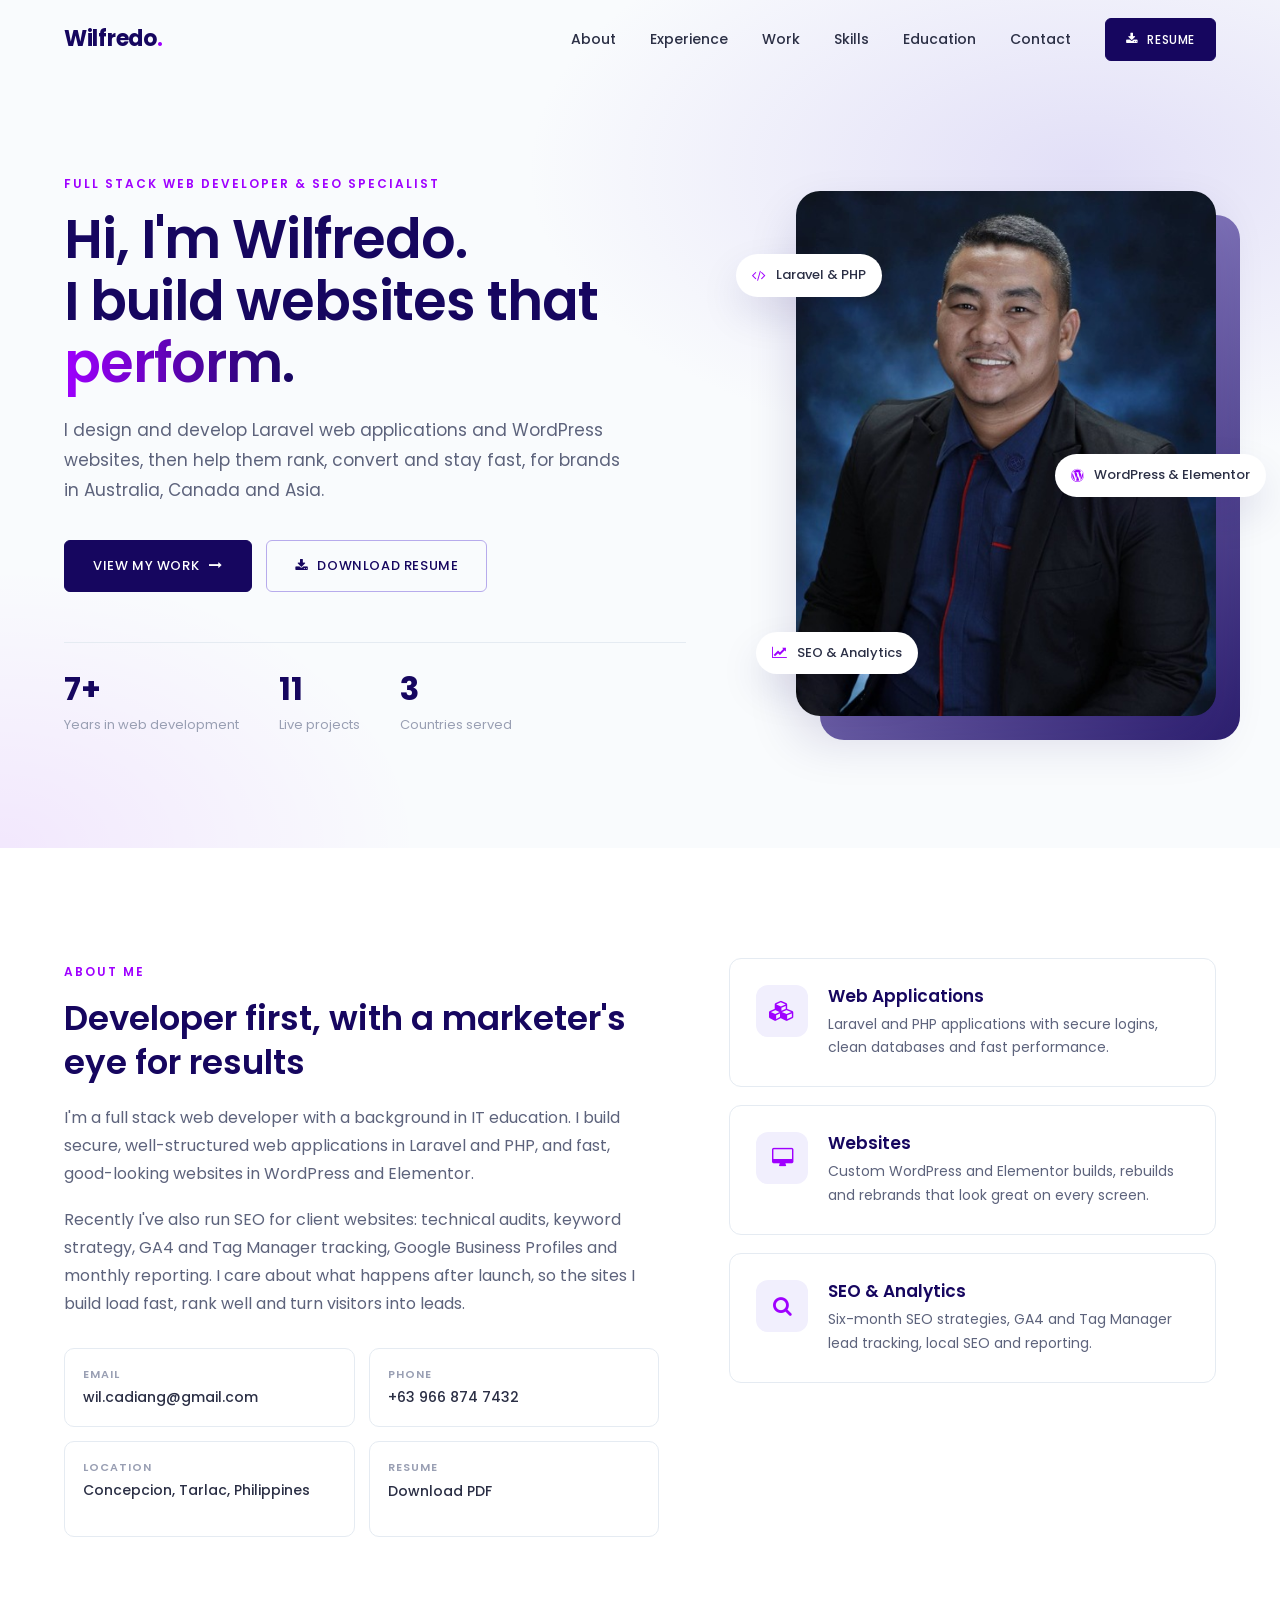
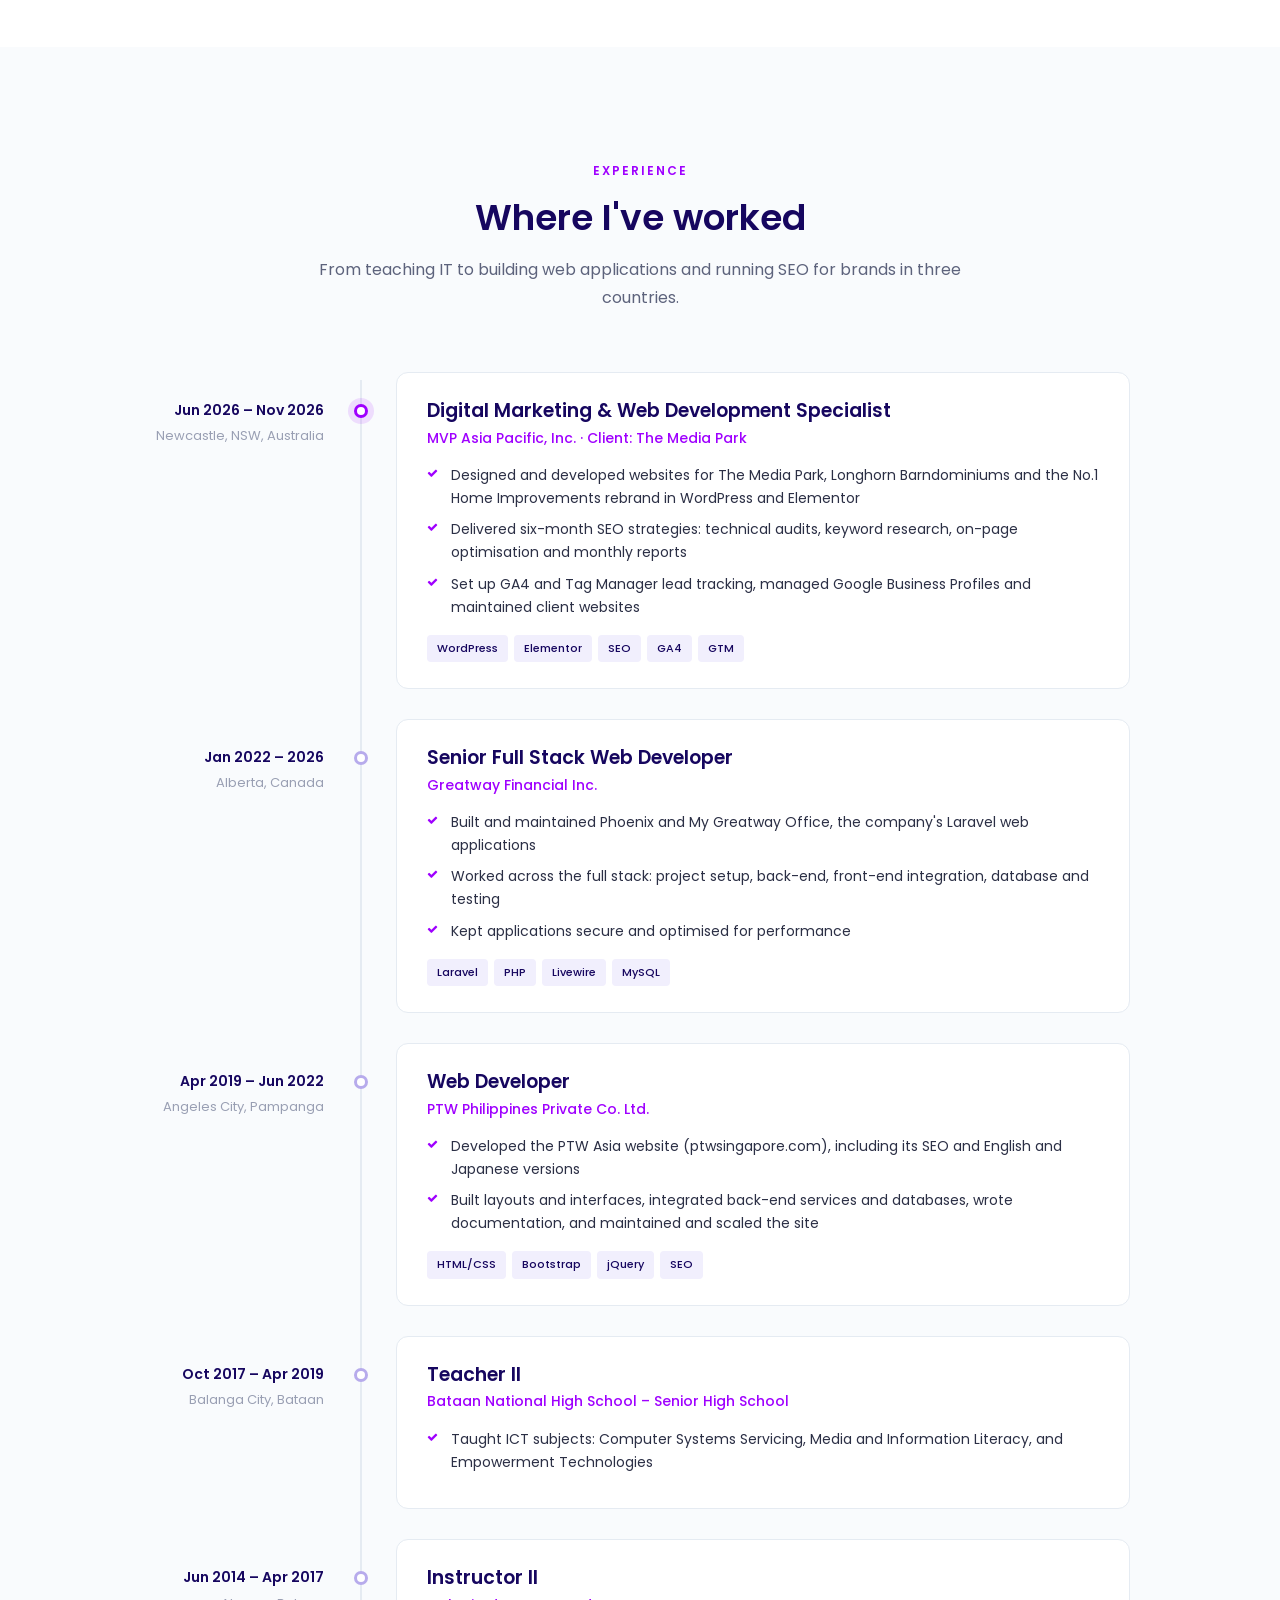
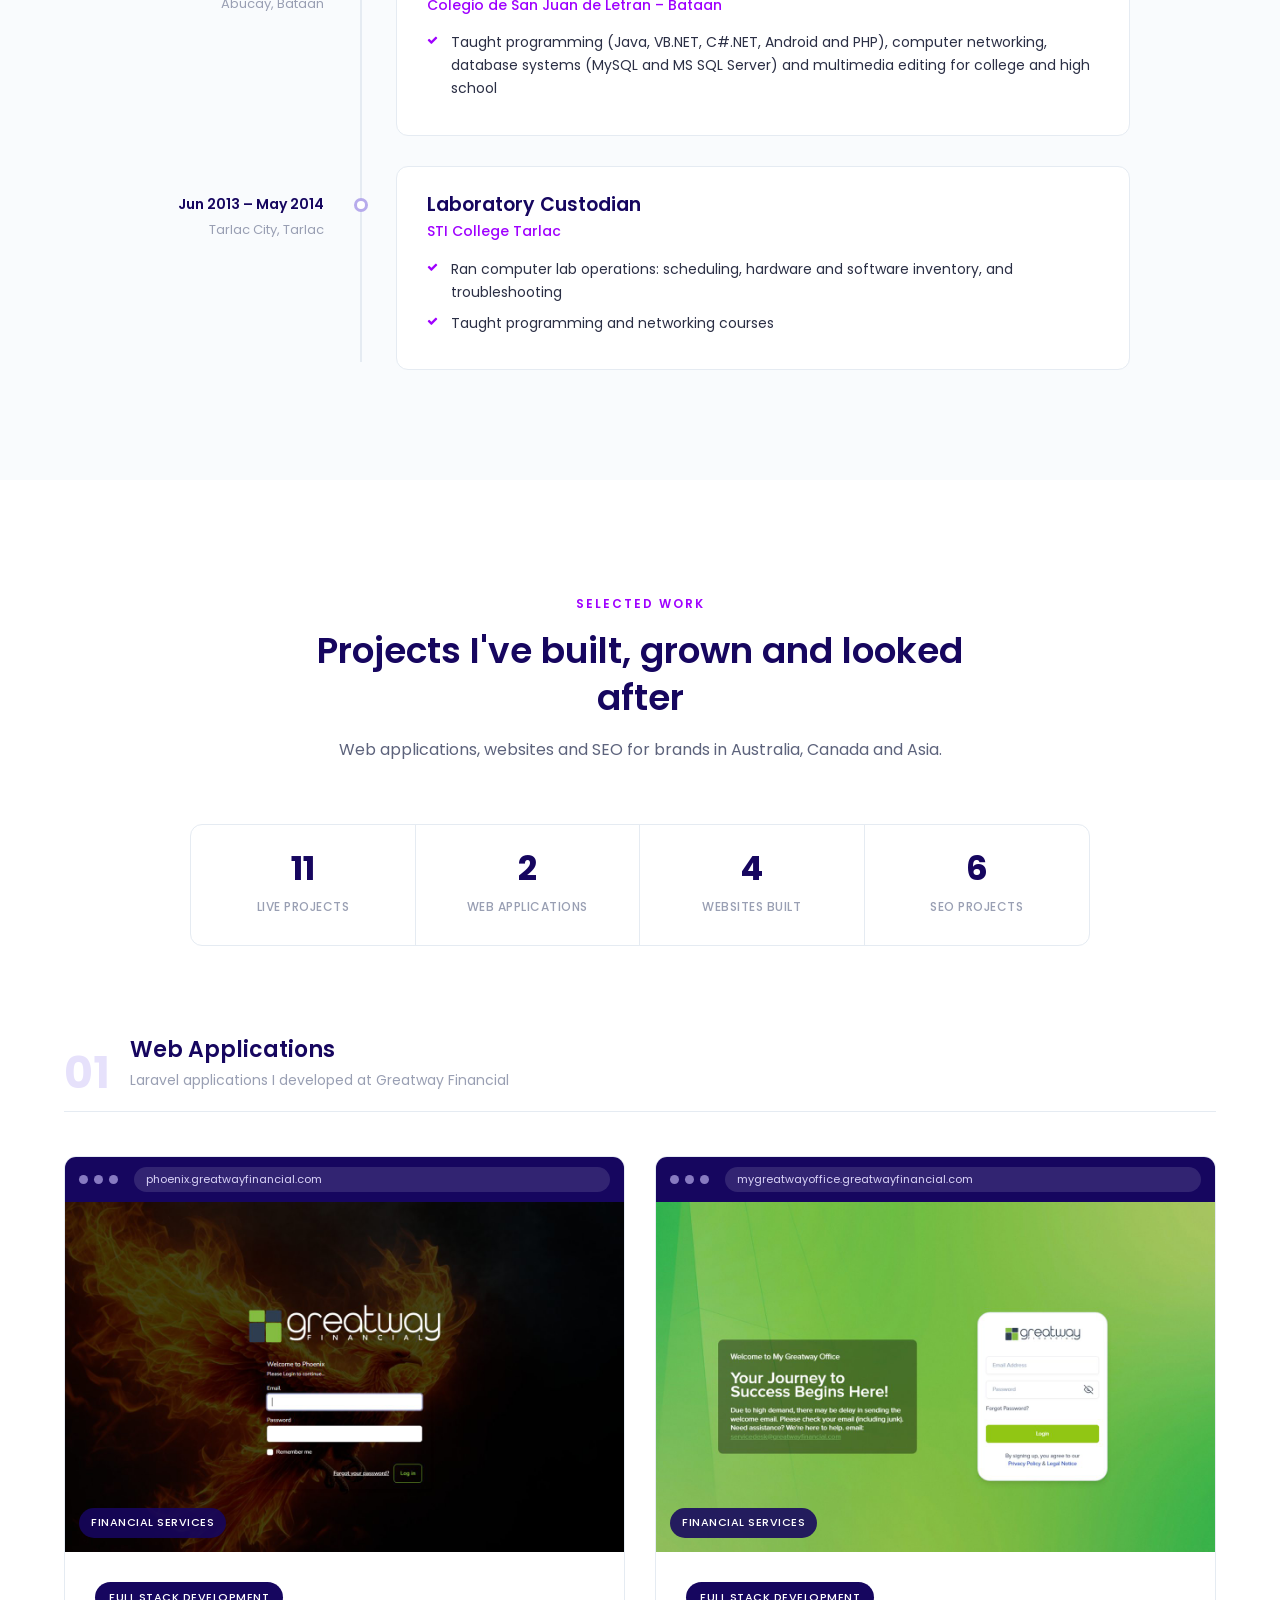
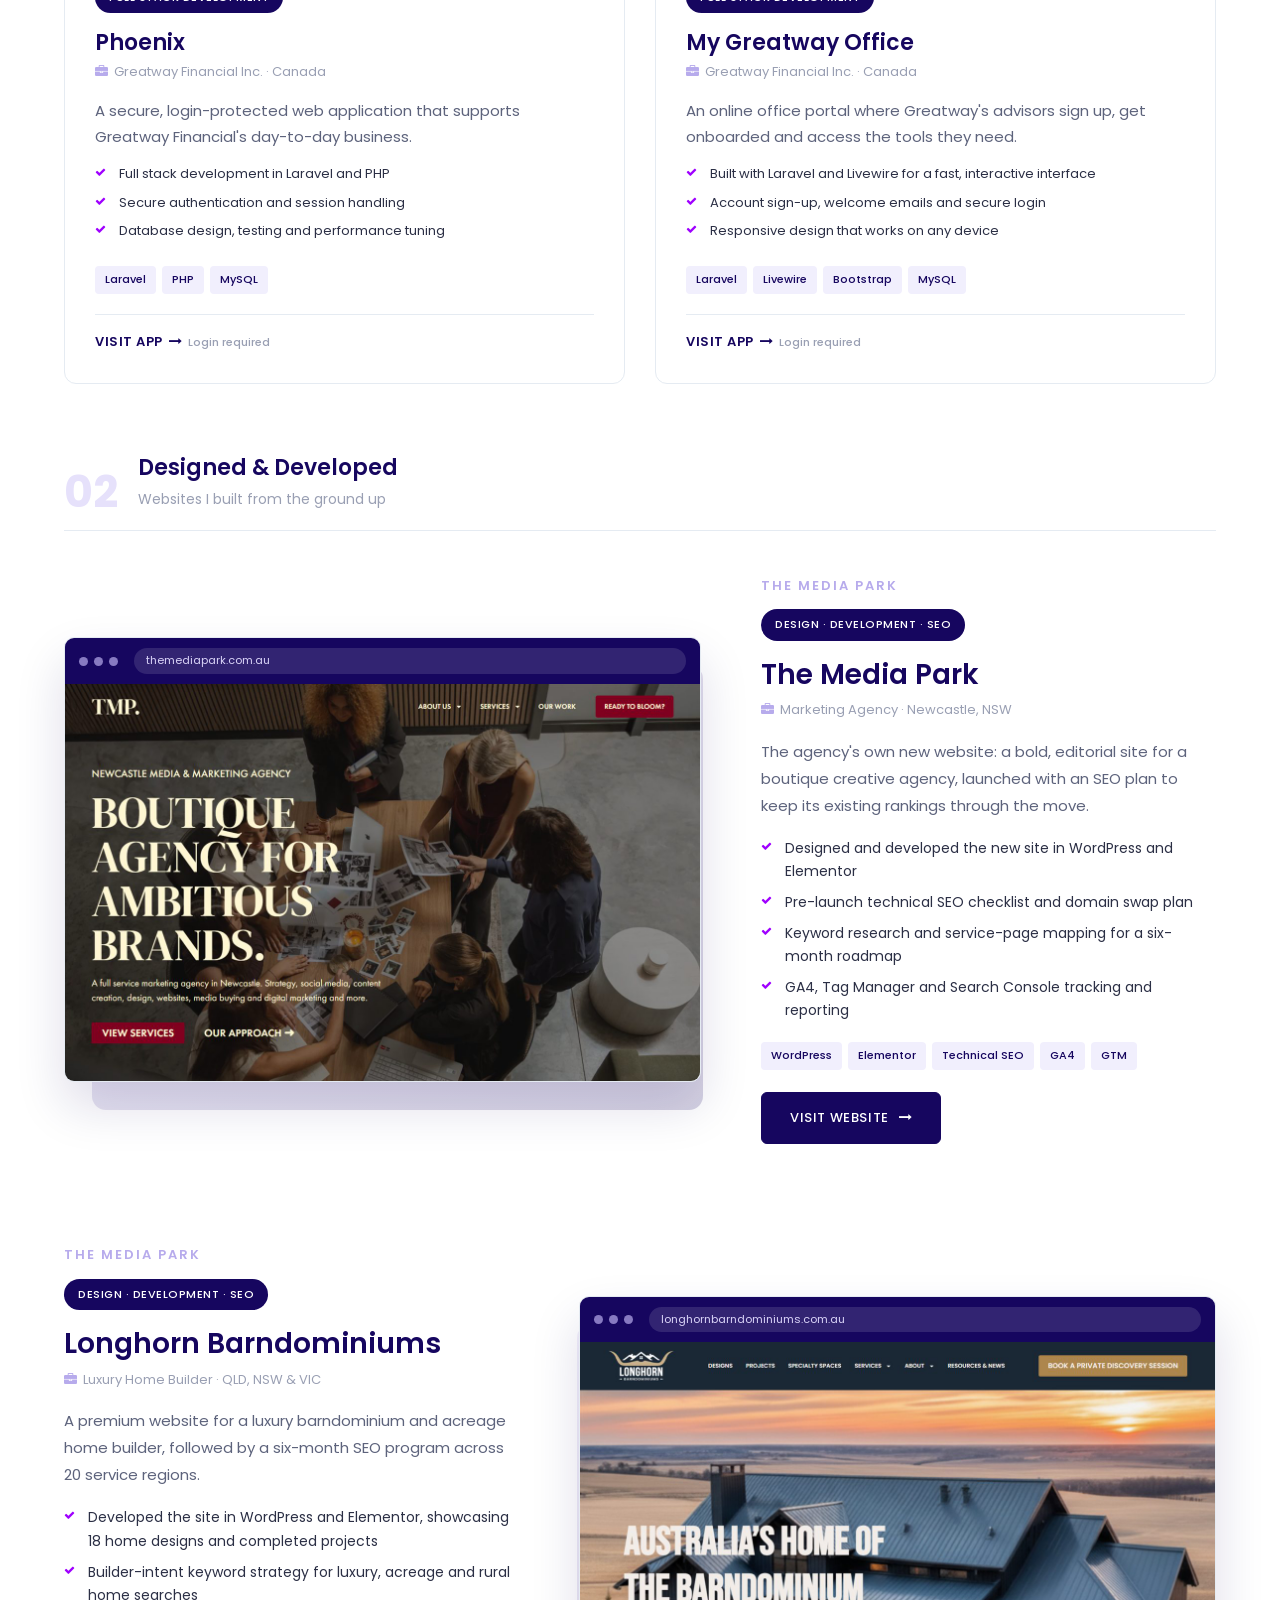
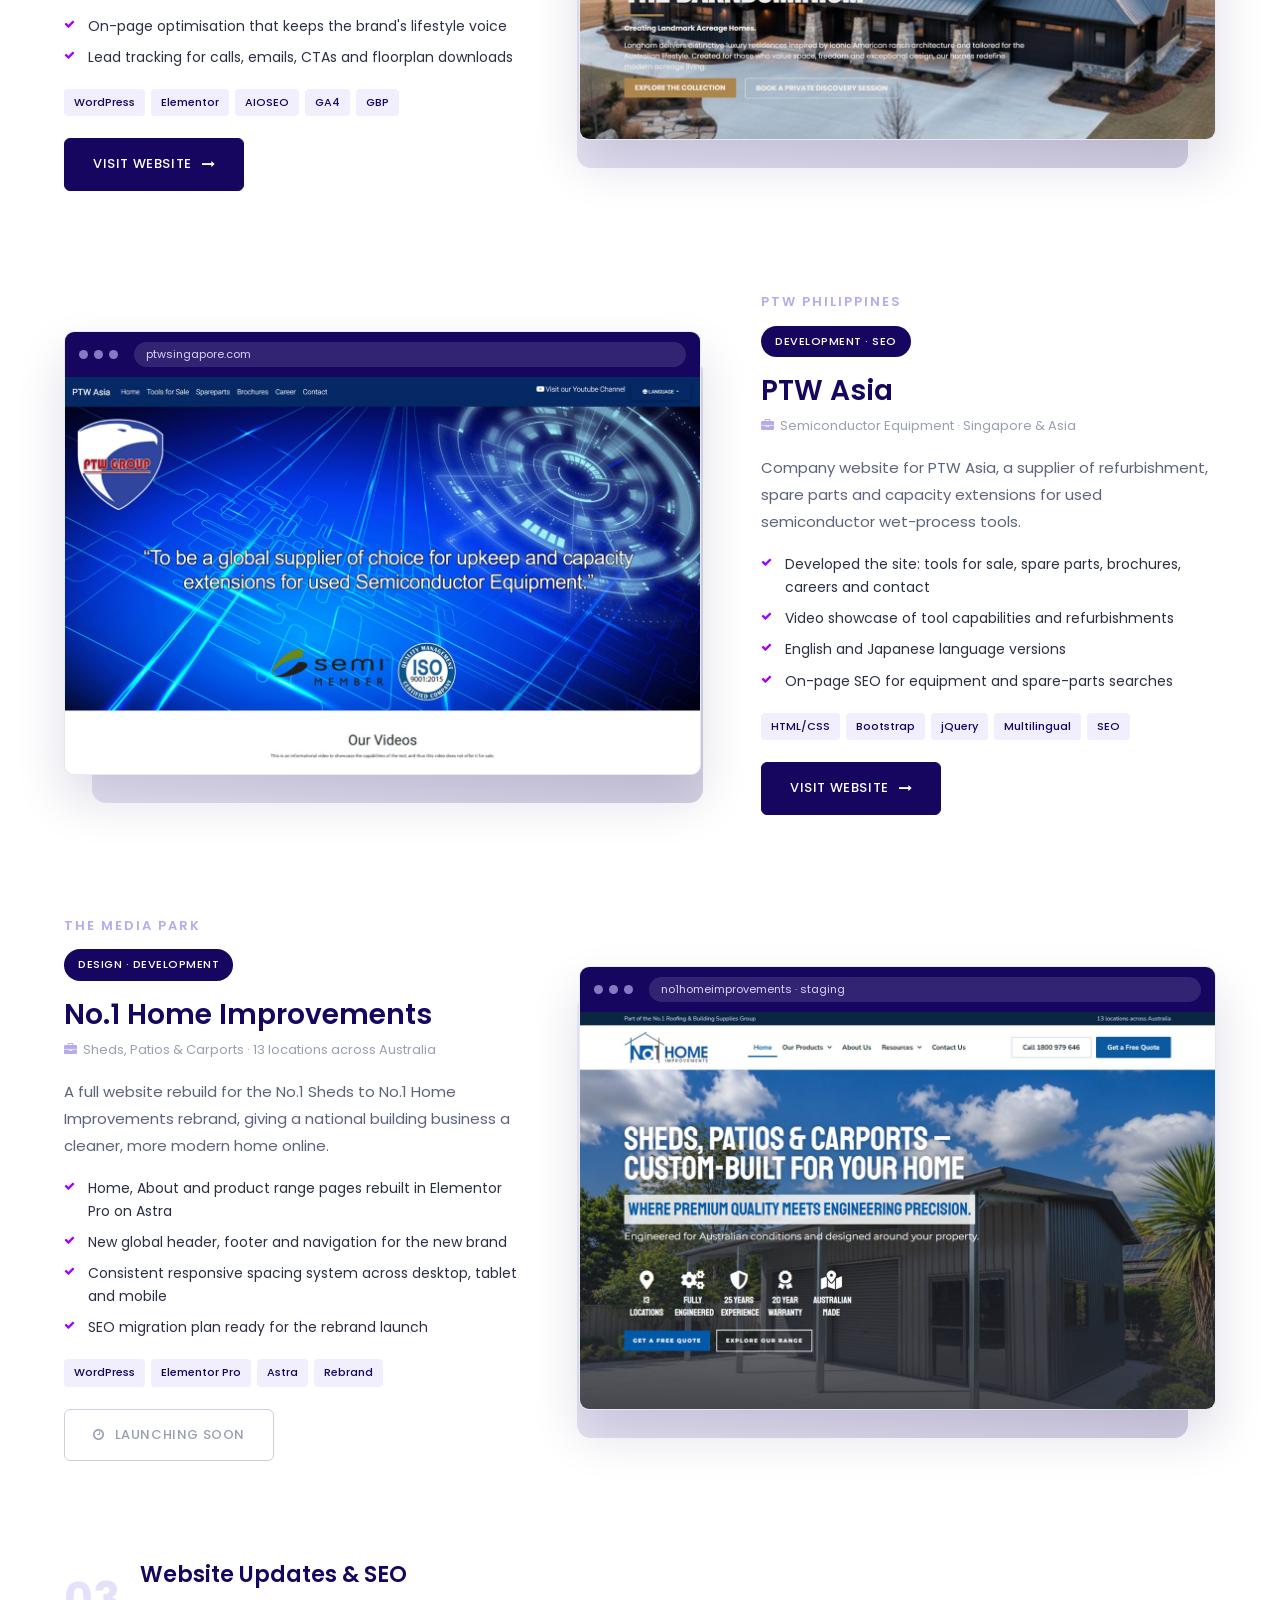
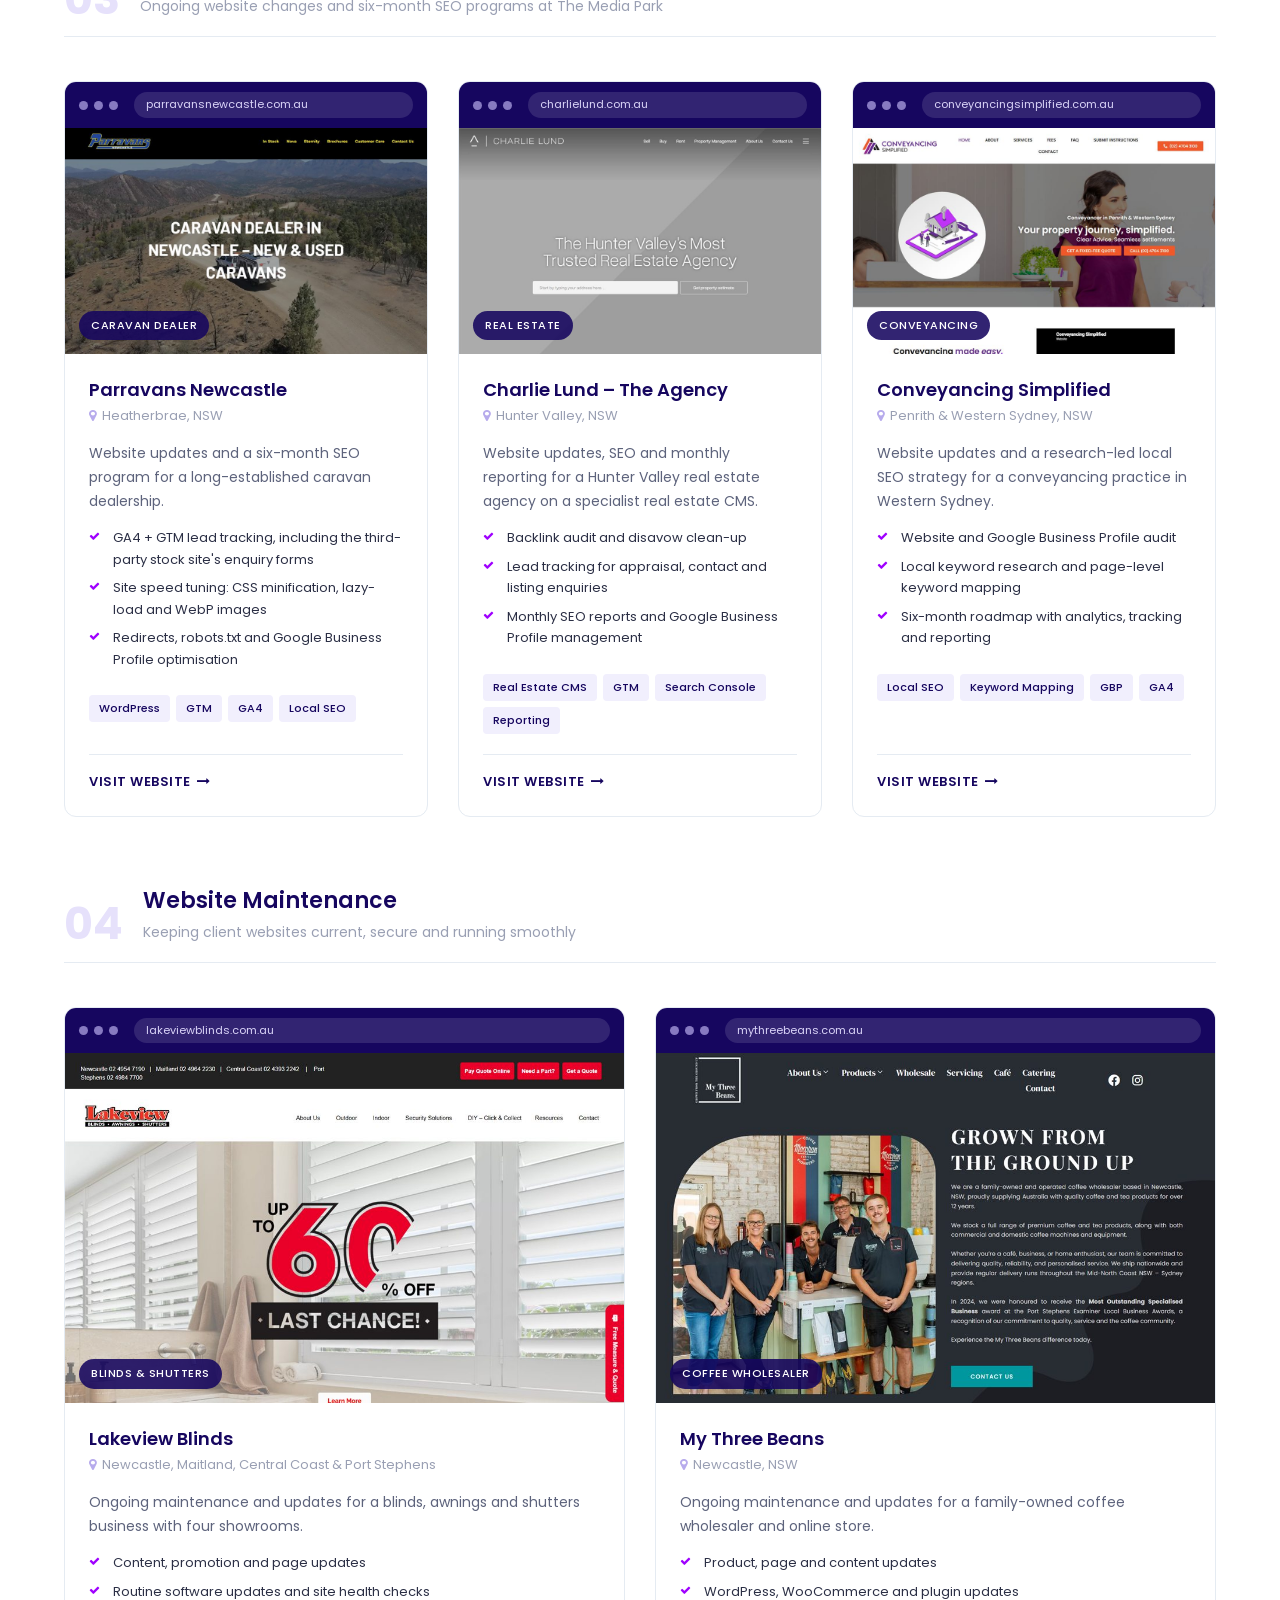
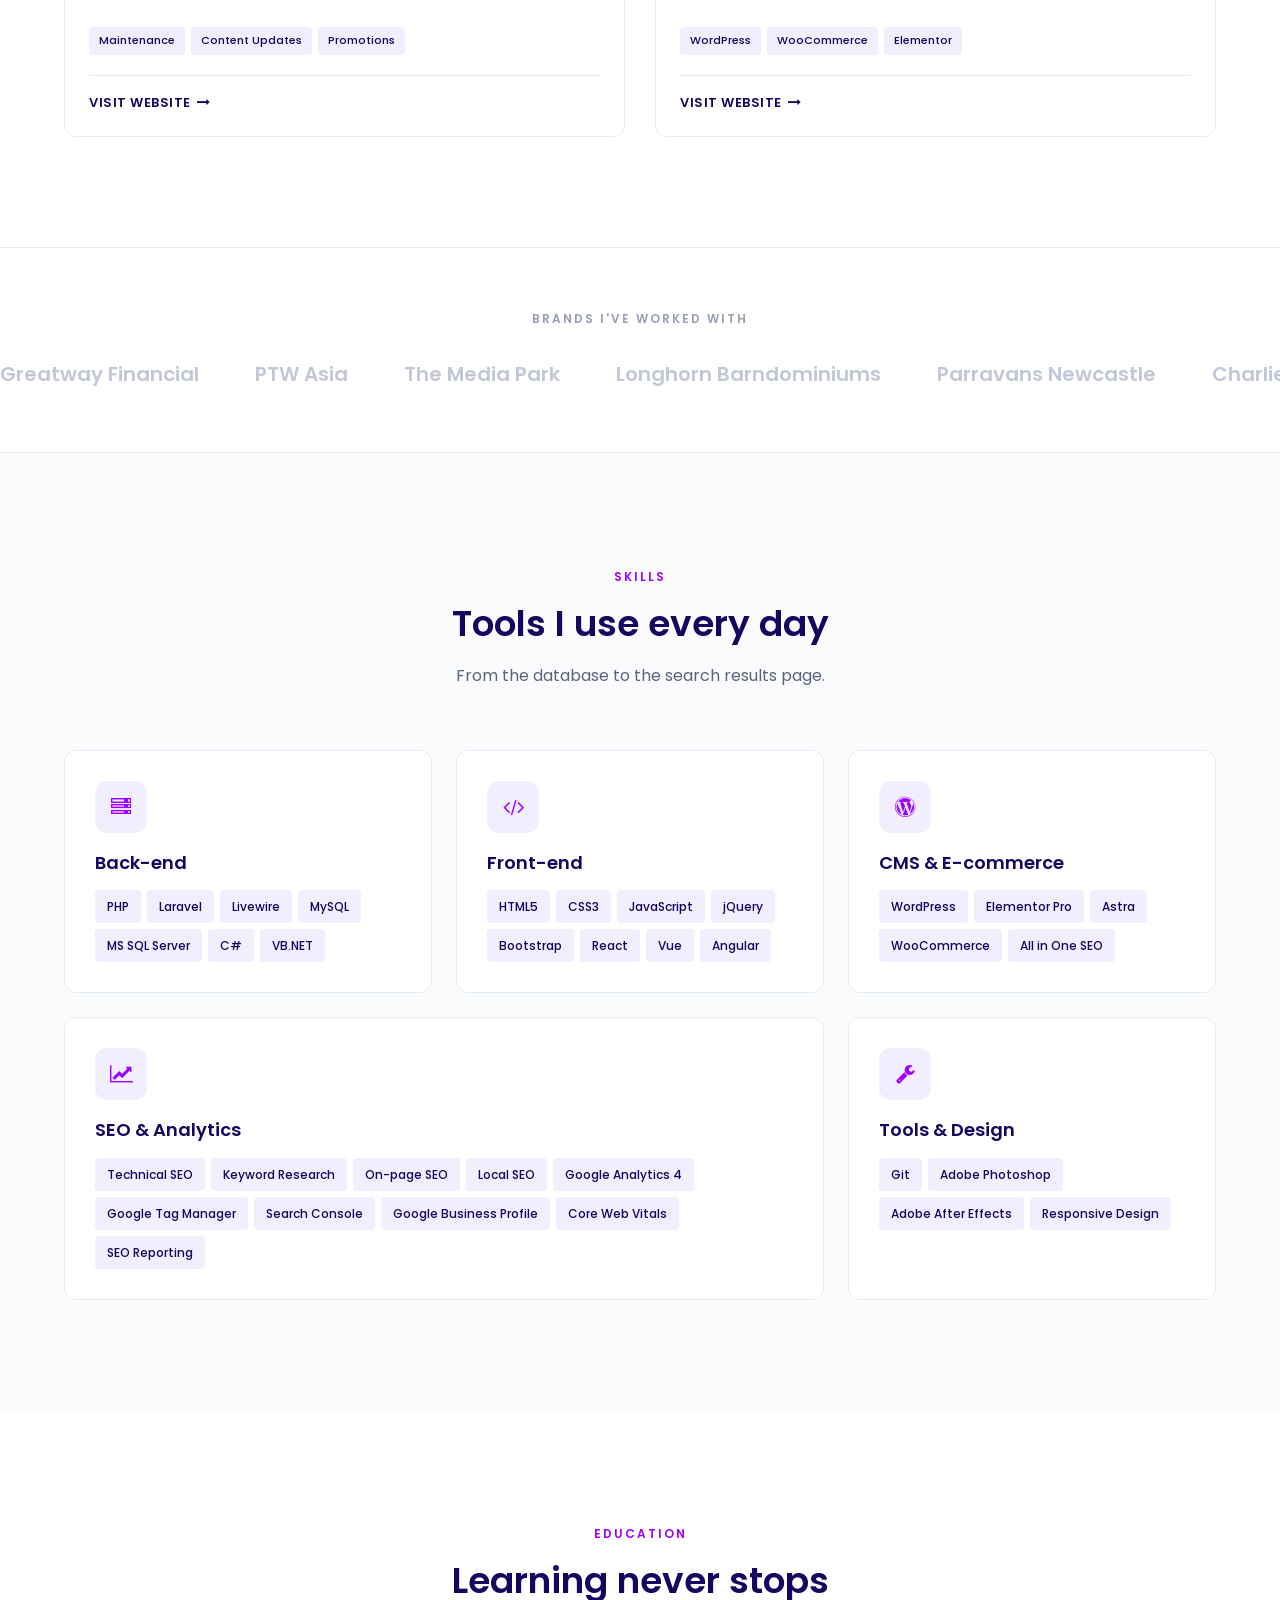
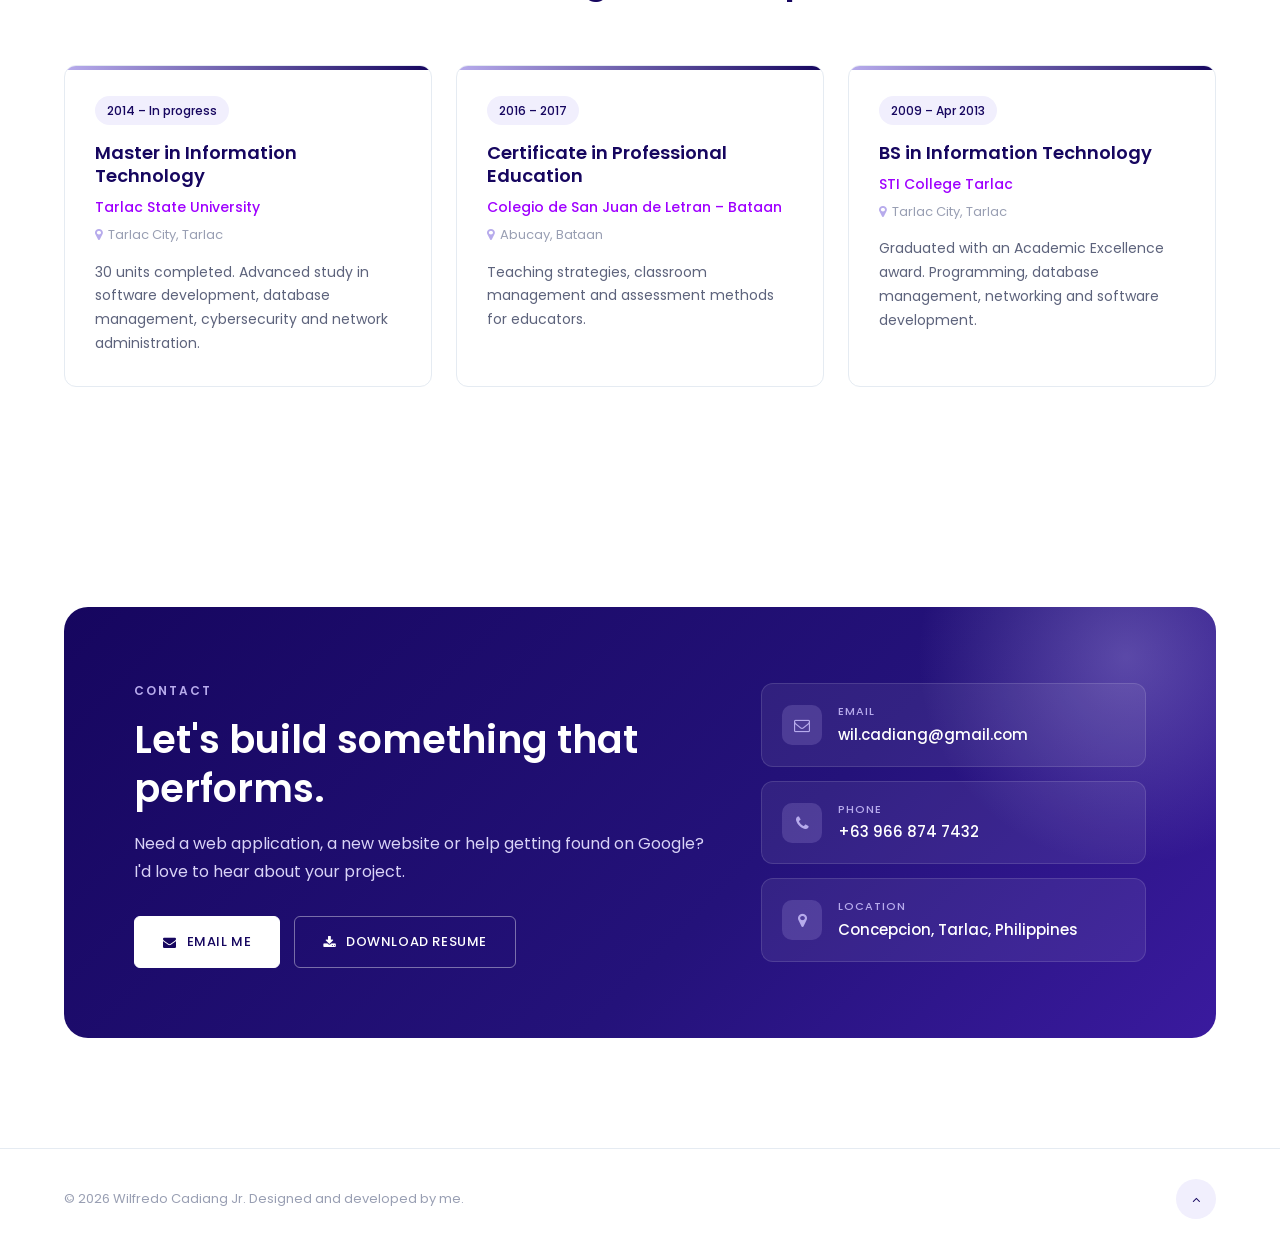
<file: index.html>
<!doctype html>
<html class="no-js" lang="en">

	<head>
		<meta charset="utf-8">
		<meta name="viewport" content="width=device-width, initial-scale=1">
		<title>Wilfredo Cadiang Jr. | Full Stack Web Developer &amp; SEO Specialist</title>
		<meta name="description" content="Wilfredo Cadiang Jr. is a full stack web developer and SEO specialist building Laravel web applications, WordPress websites and search strategies for brands in Australia, Canada and Asia.">

		<meta property="og:type" content="website">
		<meta property="og:title" content="Wilfredo Cadiang Jr. | Full Stack Web Developer &amp; SEO Specialist">
		<meta property="og:description" content="Laravel web applications, WordPress websites and SEO for brands in Australia, Canada and Asia.">
		<meta property="og:url" content="https://wildeveloper.github.io/">
		<meta property="og:image" content="https://wildeveloper.github.io/assets/images/about/profile_image.jpg">

		<link rel="icon" type="image/jpeg" href="/assets/images/about/profile_image.jpg">

		<!--fonts-->
		<link rel="preconnect" href="https://fonts.googleapis.com">
		<link rel="preconnect" href="https://fonts.gstatic.com" crossorigin>
		<link href="https://fonts.googleapis.com/css2?family=Poppins:wght@300;400;500;600;700&amp;display=swap" rel="stylesheet">

		<!--icons-->
		<link rel="stylesheet" href="/assets/css/font-awesome.min.css">

		<!--main.css-->
		<link rel="stylesheet" href="/assets/css/main.css">
	</head>

	<body>

		<!--nav start -->
		<header class="nav">
			<div class="container nav-inner">
				<a class="brand" href="#top">Wilfredo<span>.</span></a>
				<button class="nav-toggle" type="button" aria-label="Toggle menu" aria-expanded="false"><i class="fa fa-bars" aria-hidden="true"></i></button>
				<nav class="nav-links">
					<a href="#about">About</a>
					<a href="#experience">Experience</a>
					<a href="#work">Work</a>
					<a href="#skills">Skills</a>
					<a href="#education">Education</a>
					<a href="#contact">Contact</a>
					<a class="btn" href="/assets/download/Wilfredo-Cadiang-Jr-Resume.pdf" download><i class="fa fa-download" aria-hidden="true"></i>Resume</a>
				</nav>
			</div>
		</header>
		<!--nav end -->

		<!--hero start -->
		<section id="top" class="hero">
			<div class="container hero-grid">
				<div class="hero-copy reveal">
					<span class="kicker">Full Stack Web Developer &amp; SEO Specialist</span>
					<h1>Hi, I'm Wilfredo.<br>I build websites that <span class="grad">perform.</span></h1>
					<p class="hero-lead">
						I design and develop Laravel web applications and WordPress websites, then help them rank, convert and stay fast, for brands in Australia, Canada and Asia.
					</p>
					<div class="hero-actions">
						<a class="btn" href="#work">View my work<i class="fa fa-long-arrow-right" aria-hidden="true"></i></a>
						<a class="btn btn-ghost" href="/assets/download/Wilfredo-Cadiang-Jr-Resume.pdf" download><i class="fa fa-download" aria-hidden="true"></i>Download resume</a>
					</div>
					<div class="hero-stats">
						<div><strong>7+</strong><span>Years in web development</span></div>
						<div><strong>11</strong><span>Live projects</span></div>
						<div><strong>3</strong><span>Countries served</span></div>
					</div>
				</div>
				<div class="hero-photo reveal">
					<img src="/assets/images/about/profile_image.jpg" alt="Wilfredo Cadiang Jr.">
					<span class="hero-chip hero-chip-1"><i class="fa fa-code" aria-hidden="true"></i>Laravel &amp; PHP</span>
					<span class="hero-chip hero-chip-2"><i class="fa fa-wordpress" aria-hidden="true"></i>WordPress &amp; Elementor</span>
					<span class="hero-chip hero-chip-3"><i class="fa fa-line-chart" aria-hidden="true"></i>SEO &amp; Analytics</span>
				</div>
			</div>
		</section>
		<!--hero end -->

		<!--about start -->
		<section id="about" class="section">
			<div class="container about-grid">
				<div class="about-copy reveal">
					<span class="kicker">About me</span>
					<h2>Developer first, with a marketer's eye for results</h2>
					<p>
						I'm a full stack web developer with a background in IT education. I build secure, well-structured web applications in Laravel and PHP, and fast, good-looking websites in WordPress and Elementor.
					</p>
					<p>
						Recently I've also run SEO for client websites: technical audits, keyword strategy, GA4 and Tag Manager tracking, Google Business Profiles and monthly reporting. I care about what happens after launch, so the sites I build load fast, rank well and turn visitors into leads.
					</p>
					<div class="about-info">
						<div><span>Email</span><a href="mailto:wil.cadiang@gmail.com">wil.cadiang@gmail.com</a></div>
						<div><span>Phone</span><a href="tel:+639668747432">+63 966 874 7432</a></div>
						<div><span>Location</span><p>Concepcion, Tarlac, Philippines</p></div>
						<div><span>Resume</span><a href="/assets/download/Wilfredo-Cadiang-Jr-Resume.pdf" download>Download PDF</a></div>
					</div>
				</div>
				<div class="services">
					<div class="service reveal">
						<div class="service-icon"><i class="fa fa-cubes" aria-hidden="true"></i></div>
						<div>
							<h3>Web Applications</h3>
							<p>Laravel and PHP applications with secure logins, clean databases and fast performance.</p>
						</div>
					</div>
					<div class="service reveal">
						<div class="service-icon"><i class="fa fa-desktop" aria-hidden="true"></i></div>
						<div>
							<h3>Websites</h3>
							<p>Custom WordPress and Elementor builds, rebuilds and rebrands that look great on every screen.</p>
						</div>
					</div>
					<div class="service reveal">
						<div class="service-icon"><i class="fa fa-search" aria-hidden="true"></i></div>
						<div>
							<h3>SEO &amp; Analytics</h3>
							<p>Six-month SEO strategies, GA4 and Tag Manager lead tracking, local SEO and reporting.</p>
						</div>
					</div>
				</div>
			</div>
		</section>
		<!--about end -->

		<!--experience start -->
		<section id="experience" class="section section-alt">
			<div class="container">
				<div class="section-head reveal">
					<span class="kicker">Experience</span>
					<h2>Where I've worked</h2>
					<p>From teaching IT to building web applications and running SEO for brands in three countries.</p>
				</div>

				<div class="timeline">

					<div class="tl-item current reveal">
						<div class="tl-when"><strong>Jun 2026 &ndash; Nov 2026</strong><span>Newcastle, NSW, Australia</span></div>
						<div class="tl-card">
							<h3>Digital Marketing &amp; Web Development Specialist</h3>
							<p class="tl-org">MVP Asia Pacific, Inc. &middot; Client: The Media Park</p>
							<ul class="list">
								<li>Designed and developed websites for The Media Park, Longhorn Barndominiums and the No.1 Home Improvements rebrand in WordPress and Elementor</li>
								<li>Delivered six-month SEO strategies: technical audits, keyword research, on-page optimisation and monthly reports</li>
								<li>Set up GA4 and Tag Manager lead tracking, managed Google Business Profiles and maintained client websites</li>
							</ul>
							<div class="tags"><span>WordPress</span><span>Elementor</span><span>SEO</span><span>GA4</span><span>GTM</span></div>
						</div>
					</div>

					<div class="tl-item reveal">
						<div class="tl-when"><strong>Jan 2022 &ndash; 2026</strong><span>Alberta, Canada</span></div>
						<div class="tl-card">
							<h3>Senior Full Stack Web Developer</h3>
							<p class="tl-org">Greatway Financial Inc.</p>
							<ul class="list">
								<li>Built and maintained Phoenix and My Greatway Office, the company's Laravel web applications</li>
								<li>Worked across the full stack: project setup, back-end, front-end integration, database and testing</li>
								<li>Kept applications secure and optimised for performance</li>
							</ul>
							<div class="tags"><span>Laravel</span><span>PHP</span><span>Livewire</span><span>MySQL</span></div>
						</div>
					</div>

					<div class="tl-item reveal">
						<div class="tl-when"><strong>Apr 2019 &ndash; Jun 2022</strong><span>Angeles City, Pampanga</span></div>
						<div class="tl-card">
							<h3>Web Developer</h3>
							<p class="tl-org">PTW Philippines Private Co. Ltd.</p>
							<ul class="list">
								<li>Developed the PTW Asia website (ptwsingapore.com), including its SEO and English and Japanese versions</li>
								<li>Built layouts and interfaces, integrated back-end services and databases, wrote documentation, and maintained and scaled the site</li>
							</ul>
							<div class="tags"><span>HTML/CSS</span><span>Bootstrap</span><span>jQuery</span><span>SEO</span></div>
						</div>
					</div>

					<div class="tl-item reveal">
						<div class="tl-when"><strong>Oct 2017 &ndash; Apr 2019</strong><span>Balanga City, Bataan</span></div>
						<div class="tl-card">
							<h3>Teacher II</h3>
							<p class="tl-org">Bataan National High School &ndash; Senior High School</p>
							<ul class="list">
								<li>Taught ICT subjects: Computer Systems Servicing, Media and Information Literacy, and Empowerment Technologies</li>
							</ul>
						</div>
					</div>

					<div class="tl-item reveal">
						<div class="tl-when"><strong>Jun 2014 &ndash; Apr 2017</strong><span>Abucay, Bataan</span></div>
						<div class="tl-card">
							<h3>Instructor II</h3>
							<p class="tl-org">Colegio de San Juan de Letran &ndash; Bataan</p>
							<ul class="list">
								<li>Taught programming (Java, VB.NET, C#.NET, Android and PHP), computer networking, database systems (MySQL and MS SQL Server) and multimedia editing for college and high school</li>
							</ul>
						</div>
					</div>

					<div class="tl-item reveal">
						<div class="tl-when"><strong>Jun 2013 &ndash; May 2014</strong><span>Tarlac City, Tarlac</span></div>
						<div class="tl-card">
							<h3>Laboratory Custodian</h3>
							<p class="tl-org">STI College Tarlac</p>
							<ul class="list">
								<li>Ran computer lab operations: scheduling, hardware and software inventory, and troubleshooting</li>
								<li>Taught programming and networking courses</li>
							</ul>
						</div>
					</div>

				</div><!--/.timeline-->
			</div>
		</section>
		<!--experience end -->

		<!--work start -->
		<section id="work" class="section">
			<div class="container">
				<div class="section-head reveal">
					<span class="kicker">Selected Work</span>
					<h2>Projects I've built, grown and looked after</h2>
					<p>Web applications, websites and SEO for brands in Australia, Canada and Asia.</p>
				</div>

				<div class="work-stats reveal">
					<div><strong>11</strong><span>Live projects</span></div>
					<div><strong>2</strong><span>Web applications</span></div>
					<div><strong>4</strong><span>Websites built</span></div>
					<div><strong>6</strong><span>SEO projects</span></div>
				</div>

				<!-- tier 1: web applications -->
				<div class="tier reveal">
					<span class="tier-num">01</span>
					<div>
						<h3>Web Applications</h3>
						<p>Laravel applications I developed at Greatway Financial</p>
					</div>
				</div>

				<div class="cards cards-2">
					<div class="card card-lg reveal">
						<div class="browser">
							<div class="browser-bar"><span></span><span></span><span></span><em>phoenix.greatwayfinancial.com</em></div>
							<div class="shot">
								<img src="/assets/images/portfolio/seo/phoenix.jpg" alt="Phoenix login screen" loading="lazy">
								<span class="industry">Financial Services</span>
							</div>
						</div>
						<div class="card-body">
							<span class="role">Full Stack Development</span>
							<h4>Phoenix</h4>
							<p class="meta"><i class="fa fa-briefcase" aria-hidden="true"></i>Greatway Financial Inc. &middot; Canada</p>
							<p class="summary">A secure, login-protected web application that supports Greatway Financial's day-to-day business.</p>
							<ul class="list">
								<li>Full stack development in Laravel and PHP</li>
								<li>Secure authentication and session handling</li>
								<li>Database design, testing and performance tuning</li>
							</ul>
							<div class="tags"><span>Laravel</span><span>PHP</span><span>MySQL</span></div>
							<div class="card-link">
								<a href="https://phoenix.greatwayfinancial.com/" target="_blank" rel="noopener">Visit app<i class="fa fa-long-arrow-right" aria-hidden="true"></i></a><small>Login required</small>
							</div>
						</div>
					</div>

					<div class="card card-lg reveal">
						<div class="browser">
							<div class="browser-bar"><span></span><span></span><span></span><em>mygreatwayoffice.greatwayfinancial.com</em></div>
							<div class="shot">
								<img src="/assets/images/portfolio/seo/mgo.jpg" alt="My Greatway Office login screen" loading="lazy">
								<span class="industry">Financial Services</span>
							</div>
						</div>
						<div class="card-body">
							<span class="role">Full Stack Development</span>
							<h4>My Greatway Office</h4>
							<p class="meta"><i class="fa fa-briefcase" aria-hidden="true"></i>Greatway Financial Inc. &middot; Canada</p>
							<p class="summary">An online office portal where Greatway's advisors sign up, get onboarded and access the tools they need.</p>
							<ul class="list">
								<li>Built with Laravel and Livewire for a fast, interactive interface</li>
								<li>Account sign-up, welcome emails and secure login</li>
								<li>Responsive design that works on any device</li>
							</ul>
							<div class="tags"><span>Laravel</span><span>Livewire</span><span>Bootstrap</span><span>MySQL</span></div>
							<div class="card-link">
								<a href="https://mygreatwayoffice.greatwayfinancial.com/" target="_blank" rel="noopener">Visit app<i class="fa fa-long-arrow-right" aria-hidden="true"></i></a><small>Login required</small>
							</div>
						</div>
					</div>
				</div>

				<!-- tier 2: designed & developed -->
				<div class="tier tier-next reveal">
					<span class="tier-num">02</span>
					<div>
						<h3>Designed &amp; Developed</h3>
						<p>Websites I built from the ground up</p>
					</div>
				</div>

				<div class="feature reveal">
					<div class="feature-media">
						<div class="browser">
							<div class="browser-bar"><span></span><span></span><span></span><em>themediapark.com.au</em></div>
							<div class="shot"><img src="/assets/images/portfolio/seo/mediapark.jpg" alt="The Media Park website homepage" loading="lazy"></div>
						</div>
					</div>
					<div class="feature-body">
						<span class="at">The Media Park</span>
						<span class="role">Design &middot; Development &middot; SEO</span>
						<h3>The Media Park</h3>
						<p class="meta"><i class="fa fa-briefcase" aria-hidden="true"></i>Marketing Agency &middot; Newcastle, NSW</p>
						<p class="summary">The agency's own new website: a bold, editorial site for a boutique creative agency, launched with an SEO plan to keep its existing rankings through the move.</p>
						<ul class="list">
							<li>Designed and developed the new site in WordPress and Elementor</li>
							<li>Pre-launch technical SEO checklist and domain swap plan</li>
							<li>Keyword research and service-page mapping for a six-month roadmap</li>
							<li>GA4, Tag Manager and Search Console tracking and reporting</li>
						</ul>
						<div class="tags"><span>WordPress</span><span>Elementor</span><span>Technical SEO</span><span>GA4</span><span>GTM</span></div>
						<a class="btn" href="https://themediapark.com.au/" target="_blank" rel="noopener">Visit website<i class="fa fa-long-arrow-right" aria-hidden="true"></i></a>
					</div>
				</div>

				<div class="feature feature-reverse reveal">
					<div class="feature-media">
						<div class="browser">
							<div class="browser-bar"><span></span><span></span><span></span><em>longhornbarndominiums.com.au</em></div>
							<div class="shot"><img src="/assets/images/portfolio/seo/longhorn.jpg" alt="Longhorn Barndominiums website homepage" loading="lazy"></div>
						</div>
					</div>
					<div class="feature-body">
						<span class="at">The Media Park</span>
						<span class="role">Design &middot; Development &middot; SEO</span>
						<h3>Longhorn Barndominiums</h3>
						<p class="meta"><i class="fa fa-briefcase" aria-hidden="true"></i>Luxury Home Builder &middot; QLD, NSW &amp; VIC</p>
						<p class="summary">A premium website for a luxury barndominium and acreage home builder, followed by a six-month SEO program across 20 service regions.</p>
						<ul class="list">
							<li>Developed the site in WordPress and Elementor, showcasing 18 home designs and completed projects</li>
							<li>Builder-intent keyword strategy for luxury, acreage and rural home searches</li>
							<li>On-page optimisation that keeps the brand's lifestyle voice</li>
							<li>Lead tracking for calls, emails, CTAs and floorplan downloads</li>
						</ul>
						<div class="tags"><span>WordPress</span><span>Elementor</span><span>AIOSEO</span><span>GA4</span><span>GBP</span></div>
						<a class="btn" href="https://www.longhornbarndominiums.com.au/" target="_blank" rel="noopener">Visit website<i class="fa fa-long-arrow-right" aria-hidden="true"></i></a>
					</div>
				</div>

				<div class="feature reveal">
					<div class="feature-media">
						<div class="browser">
							<div class="browser-bar"><span></span><span></span><span></span><em>ptwsingapore.com</em></div>
							<div class="shot"><img src="/assets/images/portfolio/seo/ptw.jpg" alt="PTW Asia website homepage" loading="lazy"></div>
						</div>
					</div>
					<div class="feature-body">
						<span class="at">PTW Philippines</span>
						<span class="role">Development &middot; SEO</span>
						<h3>PTW Asia</h3>
						<p class="meta"><i class="fa fa-briefcase" aria-hidden="true"></i>Semiconductor Equipment &middot; Singapore &amp; Asia</p>
						<p class="summary">Company website for PTW Asia, a supplier of refurbishment, spare parts and capacity extensions for used semiconductor wet-process tools.</p>
						<ul class="list">
							<li>Developed the site: tools for sale, spare parts, brochures, careers and contact</li>
							<li>Video showcase of tool capabilities and refurbishments</li>
							<li>English and Japanese language versions</li>
							<li>On-page SEO for equipment and spare-parts searches</li>
						</ul>
						<div class="tags"><span>HTML/CSS</span><span>Bootstrap</span><span>jQuery</span><span>Multilingual</span><span>SEO</span></div>
						<a class="btn" href="https://www.ptwsingapore.com/" target="_blank" rel="noopener">Visit website<i class="fa fa-long-arrow-right" aria-hidden="true"></i></a>
					</div>
				</div>

				<div class="feature feature-reverse reveal">
					<div class="feature-media">
						<div class="browser">
							<div class="browser-bar"><span></span><span></span><span></span><em>no1homeimprovements &middot; staging</em></div>
							<div class="shot"><img src="/assets/images/portfolio/seo/no1hi.jpg" alt="No.1 Home Improvements website homepage" loading="lazy"></div>
						</div>
					</div>
					<div class="feature-body">
						<span class="at">The Media Park</span>
						<span class="role">Design &middot; Development</span>
						<h3>No.1 Home Improvements</h3>
						<p class="meta"><i class="fa fa-briefcase" aria-hidden="true"></i>Sheds, Patios &amp; Carports &middot; 13 locations across Australia</p>
						<p class="summary">A full website rebuild for the No.1 Sheds to No.1 Home Improvements rebrand, giving a national building business a cleaner, more modern home online.</p>
						<ul class="list">
							<li>Home, About and product range pages rebuilt in Elementor Pro on Astra</li>
							<li>New global header, footer and navigation for the new brand</li>
							<li>Consistent responsive spacing system across desktop, tablet and mobile</li>
							<li>SEO migration plan ready for the rebrand launch</li>
						</ul>
						<div class="tags"><span>WordPress</span><span>Elementor Pro</span><span>Astra</span><span>Rebrand</span></div>
						<span class="btn btn-soon"><i class="fa fa-clock-o" aria-hidden="true"></i>Launching soon</span>
					</div>
				</div>

				<!-- tier 3: updates & SEO -->
				<div class="tier tier-next reveal">
					<span class="tier-num">03</span>
					<div>
						<h3>Website Updates &amp; SEO</h3>
						<p>Ongoing website changes and six-month SEO programs at The Media Park</p>
					</div>
				</div>

				<div class="cards cards-3">
					<div class="card reveal">
						<div class="browser">
							<div class="browser-bar"><span></span><span></span><span></span><em>parravansnewcastle.com.au</em></div>
							<div class="shot">
								<img src="/assets/images/portfolio/seo/parravans.jpg" alt="Parravans Newcastle website homepage" loading="lazy">
								<span class="industry">Caravan Dealer</span>
							</div>
						</div>
						<div class="card-body">
							<h4>Parravans Newcastle</h4>
							<p class="meta"><i class="fa fa-map-marker" aria-hidden="true"></i>Heatherbrae, NSW</p>
							<p class="summary">Website updates and a six-month SEO program for a long-established caravan dealership.</p>
							<ul class="list">
								<li>GA4 + GTM lead tracking, including the third-party stock site's enquiry forms</li>
								<li>Site speed tuning: CSS minification, lazy-load and WebP images</li>
								<li>Redirects, robots.txt and Google Business Profile optimisation</li>
							</ul>
							<div class="tags"><span>WordPress</span><span>GTM</span><span>GA4</span><span>Local SEO</span></div>
							<div class="card-link"><a href="https://parravansnewcastle.com.au/" target="_blank" rel="noopener">Visit website<i class="fa fa-long-arrow-right" aria-hidden="true"></i></a></div>
						</div>
					</div>

					<div class="card reveal">
						<div class="browser">
							<div class="browser-bar"><span></span><span></span><span></span><em>charlielund.com.au</em></div>
							<div class="shot">
								<img src="/assets/images/portfolio/seo/charlielund.jpg" alt="Charlie Lund – The Agency website homepage" loading="lazy">
								<span class="industry">Real Estate</span>
							</div>
						</div>
						<div class="card-body">
							<h4>Charlie Lund &ndash; The Agency</h4>
							<p class="meta"><i class="fa fa-map-marker" aria-hidden="true"></i>Hunter Valley, NSW</p>
							<p class="summary">Website updates, SEO and monthly reporting for a Hunter Valley real estate agency on a specialist real estate CMS.</p>
							<ul class="list">
								<li>Backlink audit and disavow clean-up</li>
								<li>Lead tracking for appraisal, contact and listing enquiries</li>
								<li>Monthly SEO reports and Google Business Profile management</li>
							</ul>
							<div class="tags"><span>Real Estate CMS</span><span>GTM</span><span>Search Console</span><span>Reporting</span></div>
							<div class="card-link"><a href="https://charlielund.com.au/" target="_blank" rel="noopener">Visit website<i class="fa fa-long-arrow-right" aria-hidden="true"></i></a></div>
						</div>
					</div>

					<div class="card reveal">
						<div class="browser">
							<div class="browser-bar"><span></span><span></span><span></span><em>conveyancingsimplified.com.au</em></div>
							<div class="shot">
								<img src="/assets/images/portfolio/seo/conveyancing.jpg" alt="Conveyancing Simplified website homepage" loading="lazy">
								<span class="industry">Conveyancing</span>
							</div>
						</div>
						<div class="card-body">
							<h4>Conveyancing Simplified</h4>
							<p class="meta"><i class="fa fa-map-marker" aria-hidden="true"></i>Penrith &amp; Western Sydney, NSW</p>
							<p class="summary">Website updates and a research-led local SEO strategy for a conveyancing practice in Western Sydney.</p>
							<ul class="list">
								<li>Website and Google Business Profile audit</li>
								<li>Local keyword research and page-level keyword mapping</li>
								<li>Six-month roadmap with analytics, tracking and reporting</li>
							</ul>
							<div class="tags"><span>Local SEO</span><span>Keyword Mapping</span><span>GBP</span><span>GA4</span></div>
							<div class="card-link"><a href="https://conveyancingsimplified.com.au/" target="_blank" rel="noopener">Visit website<i class="fa fa-long-arrow-right" aria-hidden="true"></i></a></div>
						</div>
					</div>
				</div>

				<!-- tier 4: maintenance -->
				<div class="tier tier-next reveal">
					<span class="tier-num">04</span>
					<div>
						<h3>Website Maintenance</h3>
						<p>Keeping client websites current, secure and running smoothly</p>
					</div>
				</div>

				<div class="cards cards-2">
					<div class="card reveal">
						<div class="browser">
							<div class="browser-bar"><span></span><span></span><span></span><em>lakeviewblinds.com.au</em></div>
							<div class="shot">
								<img src="/assets/images/portfolio/seo/lakeview.jpg" alt="Lakeview Blinds website homepage" loading="lazy">
								<span class="industry">Blinds &amp; Shutters</span>
							</div>
						</div>
						<div class="card-body">
							<h4>Lakeview Blinds</h4>
							<p class="meta"><i class="fa fa-map-marker" aria-hidden="true"></i>Newcastle, Maitland, Central Coast &amp; Port Stephens</p>
							<p class="summary">Ongoing maintenance and updates for a blinds, awnings and shutters business with four showrooms.</p>
							<ul class="list">
								<li>Content, promotion and page updates</li>
								<li>Routine software updates and site health checks</li>
							</ul>
							<div class="tags"><span>Maintenance</span><span>Content Updates</span><span>Promotions</span></div>
							<div class="card-link"><a href="https://lakeviewblinds.com.au/" target="_blank" rel="noopener">Visit website<i class="fa fa-long-arrow-right" aria-hidden="true"></i></a></div>
						</div>
					</div>

					<div class="card reveal">
						<div class="browser">
							<div class="browser-bar"><span></span><span></span><span></span><em>mythreebeans.com.au</em></div>
							<div class="shot">
								<img src="/assets/images/portfolio/seo/mythreebeans.jpg" alt="My Three Beans website homepage" loading="lazy">
								<span class="industry">Coffee Wholesaler</span>
							</div>
						</div>
						<div class="card-body">
							<h4>My Three Beans</h4>
							<p class="meta"><i class="fa fa-map-marker" aria-hidden="true"></i>Newcastle, NSW</p>
							<p class="summary">Ongoing maintenance and updates for a family-owned coffee wholesaler and online store.</p>
							<ul class="list">
								<li>Product, page and content updates</li>
								<li>WordPress, WooCommerce and plugin updates</li>
							</ul>
							<div class="tags"><span>WordPress</span><span>WooCommerce</span><span>Elementor</span></div>
							<div class="card-link"><a href="https://mythreebeans.com.au/" target="_blank" rel="noopener">Visit website<i class="fa fa-long-arrow-right" aria-hidden="true"></i></a></div>
						</div>
					</div>
				</div>

			</div>
		</section>
		<!--work end -->

		<!--brands start -->
		<div class="brands" aria-label="Brands I've worked with">
			<p class="brands-title">Brands I've worked with</p>
			<div class="marquee">
				<ul>
					<li>Greatway Financial</li><li>PTW Asia</li><li>The Media Park</li><li>Longhorn Barndominiums</li><li>Parravans Newcastle</li><li>Charlie Lund &ndash; The Agency</li><li>Conveyancing Simplified</li><li>No.1 Home Improvements</li><li>Lakeview Blinds</li><li>My Three Beans</li><li>Johnson Controls</li><li>University of Santo Tomas</li><li>Amega Hotel</li>
				</ul>
				<ul aria-hidden="true">
					<li>Greatway Financial</li><li>PTW Asia</li><li>The Media Park</li><li>Longhorn Barndominiums</li><li>Parravans Newcastle</li><li>Charlie Lund &ndash; The Agency</li><li>Conveyancing Simplified</li><li>No.1 Home Improvements</li><li>Lakeview Blinds</li><li>My Three Beans</li><li>Johnson Controls</li><li>University of Santo Tomas</li><li>Amega Hotel</li>
				</ul>
			</div>
		</div>
		<!--brands end -->

		<!--skills start -->
		<section id="skills" class="section section-alt">
			<div class="container">
				<div class="section-head reveal">
					<span class="kicker">Skills</span>
					<h2>Tools I use every day</h2>
					<p>From the database to the search results page.</p>
				</div>
				<div class="skills-grid">
					<div class="skill-card reveal">
						<div class="service-icon"><i class="fa fa-server" aria-hidden="true"></i></div>
						<h3>Back-end</h3>
						<div class="tags"><span>PHP</span><span>Laravel</span><span>Livewire</span><span>MySQL</span><span>MS SQL Server</span><span>C#</span><span>VB.NET</span></div>
					</div>
					<div class="skill-card reveal">
						<div class="service-icon"><i class="fa fa-code" aria-hidden="true"></i></div>
						<h3>Front-end</h3>
						<div class="tags"><span>HTML5</span><span>CSS3</span><span>JavaScript</span><span>jQuery</span><span>Bootstrap</span><span>React</span><span>Vue</span><span>Angular</span></div>
					</div>
					<div class="skill-card reveal">
						<div class="service-icon"><i class="fa fa-wordpress" aria-hidden="true"></i></div>
						<h3>CMS &amp; E-commerce</h3>
						<div class="tags"><span>WordPress</span><span>Elementor Pro</span><span>Astra</span><span>WooCommerce</span><span>All in One SEO</span></div>
					</div>
					<div class="skill-card skill-card-wide reveal">
						<div class="service-icon"><i class="fa fa-line-chart" aria-hidden="true"></i></div>
						<h3>SEO &amp; Analytics</h3>
						<div class="tags"><span>Technical SEO</span><span>Keyword Research</span><span>On-page SEO</span><span>Local SEO</span><span>Google Analytics 4</span><span>Google Tag Manager</span><span>Search Console</span><span>Google Business Profile</span><span>Core Web Vitals</span><span>SEO Reporting</span></div>
					</div>
					<div class="skill-card reveal">
						<div class="service-icon"><i class="fa fa-wrench" aria-hidden="true"></i></div>
						<h3>Tools &amp; Design</h3>
						<div class="tags"><span>Git</span><span>Adobe Photoshop</span><span>Adobe After Effects</span><span>Responsive Design</span></div>
					</div>
				</div>
			</div>
		</section>
		<!--skills end -->

		<!--education start -->
		<section id="education" class="section">
			<div class="container">
				<div class="section-head reveal">
					<span class="kicker">Education</span>
					<h2>Learning never stops</h2>
				</div>
				<div class="edu-grid">
					<div class="edu-card reveal">
						<span class="edu-date">2014 &ndash; In progress</span>
						<h3>Master in Information Technology</h3>
						<p class="tl-org">Tarlac State University</p>
						<p class="meta"><i class="fa fa-map-marker" aria-hidden="true"></i>Tarlac City, Tarlac</p>
						<p class="desc">30 units completed. Advanced study in software development, database management, cybersecurity and network administration.</p>
					</div>
					<div class="edu-card reveal">
						<span class="edu-date">2016 &ndash; 2017</span>
						<h3>Certificate in Professional Education</h3>
						<p class="tl-org">Colegio de San Juan de Letran &ndash; Bataan</p>
						<p class="meta"><i class="fa fa-map-marker" aria-hidden="true"></i>Abucay, Bataan</p>
						<p class="desc">Teaching strategies, classroom management and assessment methods for educators.</p>
					</div>
					<div class="edu-card reveal">
						<span class="edu-date">2009 &ndash; Apr 2013</span>
						<h3>BS in Information Technology</h3>
						<p class="tl-org">STI College Tarlac</p>
						<p class="meta"><i class="fa fa-map-marker" aria-hidden="true"></i>Tarlac City, Tarlac</p>
						<p class="desc">Graduated with an Academic Excellence award. Programming, database management, networking and software development.</p>
					</div>
				</div>
			</div>
		</section>
		<!--education end -->

		<!--contact start -->
		<section id="contact" class="contact">
			<div class="container">
				<div class="contact-box reveal">
					<div>
						<span class="kicker">Contact</span>
						<h2>Let's build something that performs.</h2>
						<p>Need a web application, a new website or help getting found on Google? I'd love to hear about your project.</p>
						<div class="contact-actions">
							<a class="btn btn-light" href="mailto:wil.cadiang@gmail.com"><i class="fa fa-envelope" aria-hidden="true"></i>Email me</a>
							<a class="btn btn-outline-light" href="/assets/download/Wilfredo-Cadiang-Jr-Resume.pdf" download><i class="fa fa-download" aria-hidden="true"></i>Download resume</a>
						</div>
					</div>
					<div class="contact-list">
						<a href="mailto:wil.cadiang@gmail.com"><i class="fa fa-envelope-o" aria-hidden="true"></i><span><small>Email</small>wil.cadiang@gmail.com</span></a>
						<a href="tel:+639668747432"><i class="fa fa-phone" aria-hidden="true"></i><span><small>Phone</small>+63 966 874 7432</span></a>
						<div><i class="fa fa-map-marker" aria-hidden="true"></i><span><small>Location</small>Concepcion, Tarlac, Philippines</span></div>
					</div>
				</div>
			</div>
		</section>
		<!--contact end -->

		<!--footer start -->
		<footer class="footer">
			<div class="container footer-inner">
				<p>&copy; <span id="year">2026</span> Wilfredo Cadiang Jr. Designed and developed by me.</p>
				<a class="to-top" href="#top" aria-label="Back to top"><i class="fa fa-angle-up" aria-hidden="true"></i></a>
			</div>
		</footer>
		<!--footer end -->

		<script src="/assets/js/main.js"></script>
	</body>

</html>
</file>
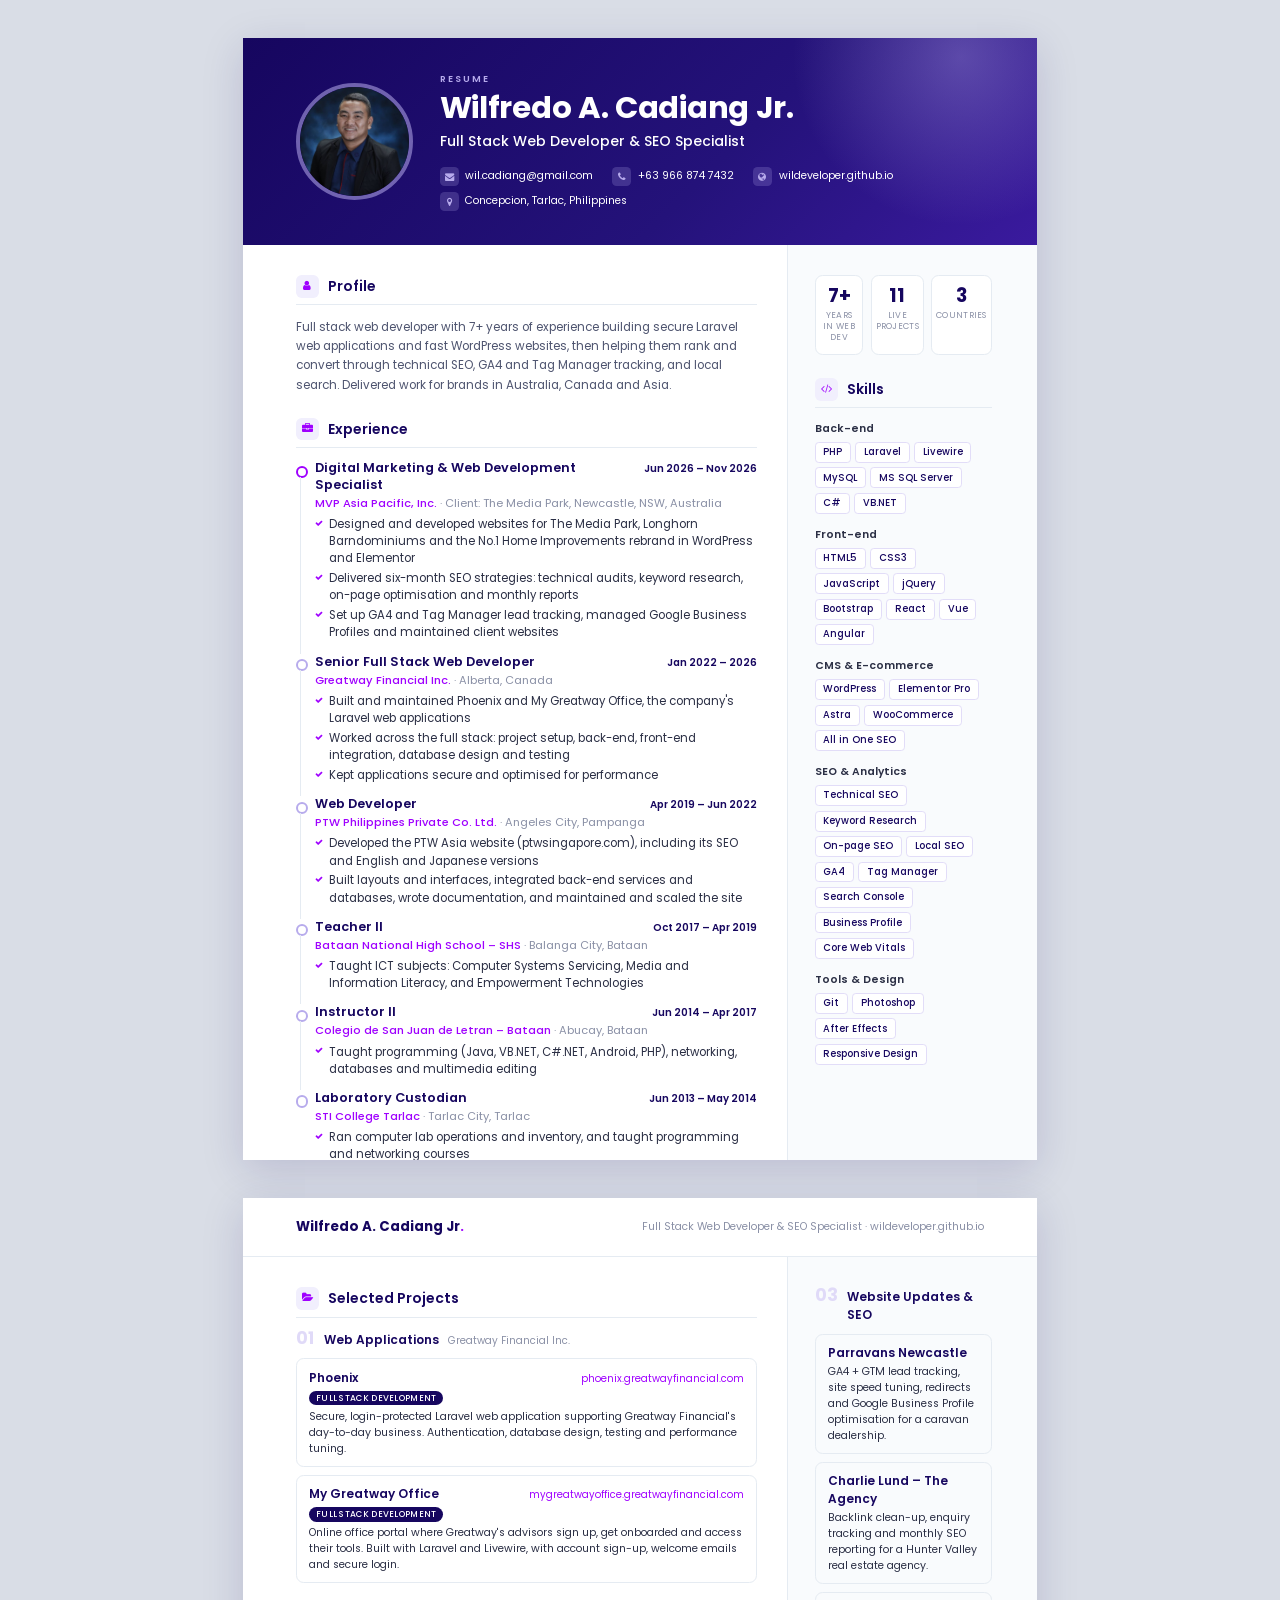
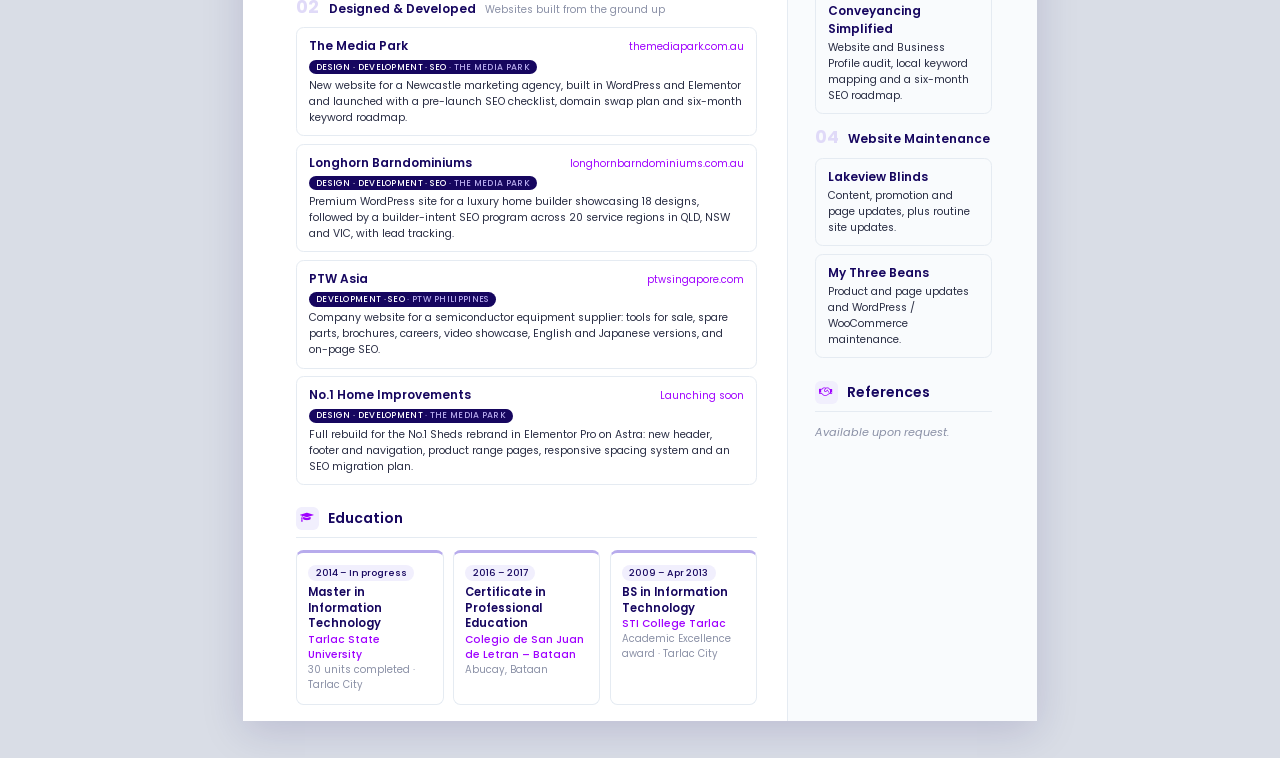
<file: resume.html>
<!doctype html>
<html lang="en">
<head>
	<meta charset="utf-8">
	<meta name="viewport" content="width=device-width, initial-scale=1">
	<title>Wilfredo A. Cadiang Jr. | Resume</title>
	<meta name="robots" content="noindex">
	<link rel="preconnect" href="https://fonts.googleapis.com">
	<link rel="preconnect" href="https://fonts.gstatic.com" crossorigin>
	<link href="https://fonts.googleapis.com/css2?family=Poppins:wght@300;400;500;600;700&amp;display=swap" rel="stylesheet">
	<link rel="stylesheet" href="/assets/css/font-awesome.min.css">
	<style>
		:root {
			--navy: #16065f;
			--navy-2: #24127a;
			--lav: #b7abec;
			--lav-soft: #f1effd;
			--purple: #9f00ff;
			--ink: #2b2f45;
			--text: #4f5570;
			--muted: #8a90a6;
			--line: #e5ebf2;
			--bg: #f9fbfd;
		}
		@page {size: A4; margin: 0;}
		* {box-sizing: border-box; -webkit-print-color-adjust: exact; print-color-adjust: exact;}
		html, body {margin: 0; padding: 0;}
		body {font-family: 'Poppins', sans-serif; font-size: 8.6pt; line-height: 1.5; color: var(--text); background: #d9dde6;}
		h1, h2, h3, h4, p, ul {margin: 0; padding: 0;}
		ul {list-style: none;}
		a {color: inherit; text-decoration: none;}

		.page {
			position: relative;
			width: 210mm;
			height: 297mm;
			margin: 10mm auto;
			background: #fff;
			overflow: hidden;
			box-shadow: 0 10px 40px rgba(22,6,95,.15);
		}
		@media print {
			body {background: #fff;}
			.page {margin: 0; box-shadow: none; page-break-after: always; break-after: page;}
			.page:last-child {page-break-after: auto; break-after: auto;}
		}

		/* header */
		.header {
			position: relative;
			overflow: hidden;
			display: flex;
			align-items: center;
			flex-shrink: 0;
			gap: 7mm;
			padding: 9mm 14mm;
			background: linear-gradient(135deg, var(--navy) 0%, var(--navy-2) 60%, #3a1a9e 100%);
			color: #d9d3f7;
		}
		.header:before {
			content: "";
			position: absolute;
			width: 90mm;
			height: 90mm;
			right: -25mm;
			top: -40mm;
			border-radius: 50%;
			background: radial-gradient(circle, rgba(183,171,236,.35), transparent 70%);
		}
		.photo {
			position: relative;
			flex: 0 0 31mm;
			width: 31mm;
			height: 31mm;
			border-radius: 50%;
			border: 1.2mm solid rgba(183,171,236,.55);
			overflow: hidden;
		}
		.photo img {width: 100%; height: 100%; object-fit: cover; object-position: top;}
		.header-text {position: relative; flex: 1;}
		.kicker {display: block; font-size: 7pt; font-weight: 600; letter-spacing: 2px; text-transform: uppercase; color: var(--lav); margin-bottom: 1.5mm;}
		.header h1 {font-size: 23pt; font-weight: 700; line-height: 1.1; color: #fff; letter-spacing: -.3px;}
		.header .title {font-size: 10.5pt; font-weight: 500; color: #fff; margin: 1.5mm 0 4mm;}
		.contacts {display: flex; flex-wrap: wrap; gap: 1.6mm 5mm;}
		.contacts span {display: inline-flex; align-items: center; gap: 1.8mm; font-size: 8pt; color: #fff;}
		.contacts i {display: inline-flex; align-items: center; justify-content: center; width: 5mm; height: 5mm; border-radius: 1.2mm; background: rgba(183,171,236,.22); color: var(--lav); font-size: 7pt;}

		/* layout */
		.page {display: flex; flex-direction: column;}
		.cols {flex: 1; display: grid; grid-template-columns: 1fr 66mm;}
		.main {padding: 8mm 8mm 8mm 14mm;}
		.side {padding: 8mm 12mm 8mm 7mm; background: var(--bg); border-left: 1px solid var(--line);}
		.mini-head {display: flex; justify-content: space-between; align-items: center; padding: 5mm 14mm; border-bottom: 1px solid var(--line); font-size: 8pt; color: var(--muted);}
		.mini-head strong {font-size: 10pt; color: var(--navy);}
		.mini-head strong span {color: var(--purple);}

		.section {margin-bottom: 6mm;}
		.section:last-child {margin-bottom: 0;}
		.section-title {
			display: flex;
			align-items: center;
			gap: 2.5mm;
			font-size: 10.5pt;
			font-weight: 600;
			color: var(--navy);
			margin-bottom: 3.2mm;
			padding-bottom: 1.8mm;
			border-bottom: 1px solid var(--line);
		}
		.section-title i {display: inline-flex; align-items: center; justify-content: center; width: 6mm; height: 6mm; border-radius: 1.5mm; background: var(--lav-soft); color: var(--purple); font-size: 8pt;}
		.summary {font-size: 8.8pt; line-height: 1.65;}

		/* experience */
		.job {position: relative; padding-left: 5mm; margin-bottom: 3.2mm;}
		.job:last-child {margin-bottom: 0;}
		.job:before {content: ""; position: absolute; left: 0; top: 1.4mm; width: 2.2mm; height: 2.2mm; border-radius: 50%; border: .6mm solid var(--lav); background: #fff;}
		.job.current:before {border-color: var(--purple);}
		.job:after {content: ""; position: absolute; left: 1.1mm; top: 4.4mm; bottom: -3.2mm; width: 1px; background: var(--line);}
		.job:last-child:after {display: none;}
		.job-top {display: flex; justify-content: space-between; align-items: baseline; gap: 3mm;}
		.job h3 {font-size: 9.6pt; font-weight: 600; color: var(--navy); line-height: 1.3;}
		.when {flex: 0 0 auto; font-size: 7.6pt; font-weight: 600; color: var(--navy); white-space: nowrap;}
		.org {font-size: 8.4pt; font-weight: 500; color: var(--purple); margin: .3mm 0 1.2mm;}
		.org span {color: var(--muted); font-weight: 400;}
		.list li {position: relative; padding-left: 3.6mm; margin-bottom: .7mm; color: var(--ink);}
		.list li:before {content: "\f00c"; font-family: FontAwesome; position: absolute; left: 0; top: .2mm; font-size: 6pt; color: var(--purple);}

		/* tags */
		.tags {display: flex; flex-wrap: wrap; gap: 1.2mm;}
		.tags span {padding: .6mm 2mm; border-radius: 1mm; background: var(--lav-soft); color: var(--navy); font-size: 7.2pt; font-weight: 500;}
		.side .tags span {background: #fff; border: 1px solid #e2ddf8;}
		.skill-group {margin-bottom: 3.4mm;}
		.skill-group h4 {font-size: 8pt; font-weight: 600; color: var(--ink); margin-bottom: 1.4mm;}

		/* stats */
		.stats {display: grid; grid-template-columns: repeat(3, 1fr); gap: 2mm; margin-bottom: 6mm;}
		.stats div {padding: 3mm 1mm; text-align: center; background: #fff; border: 1px solid var(--line); border-radius: 2mm;}
		.stats strong {display: block; font-size: 14pt; font-weight: 700; line-height: 1; color: var(--navy); margin-bottom: 1mm;}
		.stats span {display: block; font-size: 6.4pt; line-height: 1.3; color: var(--muted); text-transform: uppercase; letter-spacing: .3px;}

		/* education */
		.edu {margin-bottom: 3.4mm;}
		.edu:last-child {margin-bottom: 0;}
		.edu .date {display: inline-block; padding: .3mm 2mm; border-radius: 3mm; background: var(--lav-soft); color: var(--navy); font-size: 7pt; font-weight: 500; margin-bottom: 1mm;}
		.edu h4 {font-size: 8.6pt; font-weight: 600; color: var(--navy); line-height: 1.35;}
		.edu p {font-size: 7.8pt; color: var(--purple); font-weight: 500;}
		.edu small {display: block; font-size: 7.4pt; color: var(--muted);}
		.edu-row {display: grid; grid-template-columns: repeat(3, 1fr); gap: 2.4mm;}
		.edu-box {margin: 0; padding: 3mm; border: 1px solid var(--line); border-radius: 2mm; border-top: .8mm solid var(--lav);}

		/* projects */
		.tier {display: flex; align-items: baseline; gap: 2.5mm; margin: 0 0 2.6mm;}
		.tier b {font-size: 13pt; font-weight: 700; color: #e0daf8; line-height: 1;}
		.tier h4 {font-size: 9pt; font-weight: 600; color: var(--navy);}
		.tier span {font-size: 7.6pt; color: var(--muted);}
		.tier-block {margin-bottom: 4mm;}
		.tier-block:last-child {margin-bottom: 0;}
		.proj {padding: 2.4mm 3.2mm; border: 1px solid var(--line); border-radius: 2mm; margin-bottom: 2mm; break-inside: avoid;}
		.proj:last-child {margin-bottom: 0;}
		.proj-top {display: flex; justify-content: space-between; align-items: baseline; gap: 3mm; margin-bottom: .6mm;}
		.proj h5 {margin: 0; font-size: 9pt; font-weight: 600; color: var(--navy);}
		.proj .url {font-size: 7.4pt; color: var(--purple); white-space: nowrap;}
		.proj .role {display: inline-block; padding: .2mm 1.8mm; border-radius: 3mm; background: var(--navy); color: #fff; font-size: 6.4pt; font-weight: 500; letter-spacing: .3px; text-transform: uppercase; margin-bottom: 1mm;}
		.proj .role em {font-style: normal; color: var(--lav);}
		.proj p {font-size: 8pt; line-height: 1.5; color: var(--ink);}
		.proj-grid {display: grid; grid-template-columns: 1fr 1fr; gap: 2.4mm;}
		.proj-grid .proj {margin-bottom: 0;}

		.ref {font-size: 8.4pt; color: var(--ink);}
		.ref em {color: var(--muted);}
		.foot {position: absolute; left: 14mm; right: 12mm; bottom: 6mm; display: flex; justify-content: space-between; font-size: 7pt; color: var(--muted);}
	</style>
</head>
<body>

	<!-- PAGE 1 -->
	<div class="page">
		<header class="header">
			<div class="photo"><img src="/assets/images/about/profile_image.jpg" alt="Wilfredo A. Cadiang Jr."></div>
			<div class="header-text">
				<span class="kicker">Resume</span>
				<h1>Wilfredo A. Cadiang Jr.</h1>
				<p class="title">Full Stack Web Developer &amp; SEO Specialist</p>
				<div class="contacts">
					<span><i class="fa fa-envelope" aria-hidden="true"></i>wil.cadiang@gmail.com</span>
					<span><i class="fa fa-phone" aria-hidden="true"></i>+63 966 874 7432</span>
					<span><i class="fa fa-globe" aria-hidden="true"></i>wildeveloper.github.io</span>
					<span><i class="fa fa-map-marker" aria-hidden="true"></i>Concepcion, Tarlac, Philippines</span>
				</div>
			</div>
		</header>

		<div class="cols">
			<div class="main">
				<div class="section">
					<h2 class="section-title"><i class="fa fa-user" aria-hidden="true"></i>Profile</h2>
					<p class="summary">
						Full stack web developer with 7+ years of experience building secure Laravel web applications and fast WordPress websites, then helping them rank and convert through technical SEO, GA4 and Tag Manager tracking, and local search. Delivered work for brands in Australia, Canada and Asia.
					</p>
				</div>

				<div class="section">
					<h2 class="section-title"><i class="fa fa-briefcase" aria-hidden="true"></i>Experience</h2>

					<div class="job current">
						<div class="job-top"><h3>Digital Marketing &amp; Web Development Specialist</h3><span class="when">Jun 2026 &ndash; Nov 2026</span></div>
						<p class="org">MVP Asia Pacific, Inc. <span>&middot; Client: The Media Park, Newcastle, NSW, Australia</span></p>
						<ul class="list">
							<li>Designed and developed websites for The Media Park, Longhorn Barndominiums and the No.1 Home Improvements rebrand in WordPress and Elementor</li>
							<li>Delivered six-month SEO strategies: technical audits, keyword research, on-page optimisation and monthly reports</li>
							<li>Set up GA4 and Tag Manager lead tracking, managed Google Business Profiles and maintained client websites</li>
						</ul>
					</div>

					<div class="job">
						<div class="job-top"><h3>Senior Full Stack Web Developer</h3><span class="when">Jan 2022 &ndash; 2026</span></div>
						<p class="org">Greatway Financial Inc. <span>&middot; Alberta, Canada</span></p>
						<ul class="list">
							<li>Built and maintained Phoenix and My Greatway Office, the company's Laravel web applications</li>
							<li>Worked across the full stack: project setup, back-end, front-end integration, database design and testing</li>
							<li>Kept applications secure and optimised for performance</li>
						</ul>
					</div>

					<div class="job">
						<div class="job-top"><h3>Web Developer</h3><span class="when">Apr 2019 &ndash; Jun 2022</span></div>
						<p class="org">PTW Philippines Private Co. Ltd. <span>&middot; Angeles City, Pampanga</span></p>
						<ul class="list">
							<li>Developed the PTW Asia website (ptwsingapore.com), including its SEO and English and Japanese versions</li>
							<li>Built layouts and interfaces, integrated back-end services and databases, wrote documentation, and maintained and scaled the site</li>
						</ul>
					</div>

					<div class="job">
						<div class="job-top"><h3>Teacher II</h3><span class="when">Oct 2017 &ndash; Apr 2019</span></div>
						<p class="org">Bataan National High School &ndash; SHS <span>&middot; Balanga City, Bataan</span></p>
						<ul class="list">
							<li>Taught ICT subjects: Computer Systems Servicing, Media and Information Literacy, and Empowerment Technologies</li>
						</ul>
					</div>

					<div class="job">
						<div class="job-top"><h3>Instructor II</h3><span class="when">Jun 2014 &ndash; Apr 2017</span></div>
						<p class="org">Colegio de San Juan de Letran &ndash; Bataan <span>&middot; Abucay, Bataan</span></p>
						<ul class="list">
							<li>Taught programming (Java, VB.NET, C#.NET, Android, PHP), networking, databases and multimedia editing</li>
						</ul>
					</div>

					<div class="job">
						<div class="job-top"><h3>Laboratory Custodian</h3><span class="when">Jun 2013 &ndash; May 2014</span></div>
						<p class="org">STI College Tarlac <span>&middot; Tarlac City, Tarlac</span></p>
						<ul class="list">
							<li>Ran computer lab operations and inventory, and taught programming and networking courses</li>
						</ul>
					</div>
				</div>
			</div>

			<aside class="side">
				<div class="stats">
					<div><strong>7+</strong><span>Years in web dev</span></div>
					<div><strong>11</strong><span>Live projects</span></div>
					<div><strong>3</strong><span>Countries</span></div>
				</div>

				<div class="section">
					<h2 class="section-title"><i class="fa fa-code" aria-hidden="true"></i>Skills</h2>
					<div class="skill-group">
						<h4>Back-end</h4>
						<div class="tags"><span>PHP</span><span>Laravel</span><span>Livewire</span><span>MySQL</span><span>MS SQL Server</span><span>C#</span><span>VB.NET</span></div>
					</div>
					<div class="skill-group">
						<h4>Front-end</h4>
						<div class="tags"><span>HTML5</span><span>CSS3</span><span>JavaScript</span><span>jQuery</span><span>Bootstrap</span><span>React</span><span>Vue</span><span>Angular</span></div>
					</div>
					<div class="skill-group">
						<h4>CMS &amp; E-commerce</h4>
						<div class="tags"><span>WordPress</span><span>Elementor Pro</span><span>Astra</span><span>WooCommerce</span><span>All in One SEO</span></div>
					</div>
					<div class="skill-group">
						<h4>SEO &amp; Analytics</h4>
						<div class="tags"><span>Technical SEO</span><span>Keyword Research</span><span>On-page SEO</span><span>Local SEO</span><span>GA4</span><span>Tag Manager</span><span>Search Console</span><span>Business Profile</span><span>Core Web Vitals</span></div>
					</div>
					<div class="skill-group">
						<h4>Tools &amp; Design</h4>
						<div class="tags"><span>Git</span><span>Photoshop</span><span>After Effects</span><span>Responsive Design</span></div>
					</div>
				</div>

			</aside>
		</div>
	</div>

	<!-- PAGE 2 -->
	<div class="page page-2">
		<div class="mini-head">
			<strong>Wilfredo A. Cadiang Jr<span>.</span></strong>
			<span>Full Stack Web Developer &amp; SEO Specialist &middot; wildeveloper.github.io</span>
		</div>

		<div class="cols">
			<div class="main">
				<div class="section">
					<h2 class="section-title"><i class="fa fa-folder-open" aria-hidden="true"></i>Selected Projects</h2>

					<div class="tier-block">
						<div class="tier"><b>01</b><h4>Web Applications</h4><span>Greatway Financial Inc.</span></div>
						<div class="proj">
							<div class="proj-top"><h5>Phoenix</h5><span class="url">phoenix.greatwayfinancial.com</span></div>
							<span class="role">Full Stack Development</span>
							<p>Secure, login-protected Laravel web application supporting Greatway Financial's day-to-day business. Authentication, database design, testing and performance tuning.</p>
						</div>
						<div class="proj">
							<div class="proj-top"><h5>My Greatway Office</h5><span class="url">mygreatwayoffice.greatwayfinancial.com</span></div>
							<span class="role">Full Stack Development</span>
							<p>Online office portal where Greatway's advisors sign up, get onboarded and access their tools. Built with Laravel and Livewire, with account sign-up, welcome emails and secure login.</p>
						</div>
					</div>

					<div class="tier-block">
						<div class="tier"><b>02</b><h4>Designed &amp; Developed</h4><span>Websites built from the ground up</span></div>
						<div class="proj">
							<div class="proj-top"><h5>The Media Park</h5><span class="url">themediapark.com.au</span></div>
							<span class="role">Design &middot; Development &middot; SEO <em>&middot; The Media Park</em></span>
							<p>New website for a Newcastle marketing agency, built in WordPress and Elementor and launched with a pre-launch SEO checklist, domain swap plan and six-month keyword roadmap.</p>
						</div>
						<div class="proj">
							<div class="proj-top"><h5>Longhorn Barndominiums</h5><span class="url">longhornbarndominiums.com.au</span></div>
							<span class="role">Design &middot; Development &middot; SEO <em>&middot; The Media Park</em></span>
							<p>Premium WordPress site for a luxury home builder showcasing 18 designs, followed by a builder-intent SEO program across 20 service regions in QLD, NSW and VIC, with lead tracking.</p>
						</div>
						<div class="proj">
							<div class="proj-top"><h5>PTW Asia</h5><span class="url">ptwsingapore.com</span></div>
							<span class="role">Development &middot; SEO <em>&middot; PTW Philippines</em></span>
							<p>Company website for a semiconductor equipment supplier: tools for sale, spare parts, brochures, careers, video showcase, English and Japanese versions, and on-page SEO.</p>
						</div>
						<div class="proj">
							<div class="proj-top"><h5>No.1 Home Improvements</h5><span class="url">Launching soon</span></div>
							<span class="role">Design &middot; Development <em>&middot; The Media Park</em></span>
							<p>Full rebuild for the No.1 Sheds rebrand in Elementor Pro on Astra: new header, footer and navigation, product range pages, responsive spacing system and an SEO migration plan.</p>
						</div>
					</div>
				</div>
				<div class="section">
					<h2 class="section-title"><i class="fa fa-graduation-cap" aria-hidden="true"></i>Education</h2>
					<div class="edu-row">
					<div class="edu edu-box">
						<span class="date">2014 &ndash; In progress</span>
						<h4>Master in Information Technology</h4>
						<p>Tarlac State University</p>
						<small>30 units completed &middot; Tarlac City</small>
					</div>
					<div class="edu edu-box">
						<span class="date">2016 &ndash; 2017</span>
						<h4>Certificate in Professional Education</h4>
						<p>Colegio de San Juan de Letran &ndash; Bataan</p>
						<small>Abucay, Bataan</small>
					</div>
					<div class="edu edu-box">
						<span class="date">2009 &ndash; Apr 2013</span>
						<h4>BS in Information Technology</h4>
						<p>STI College Tarlac</p>
						<small>Academic Excellence award &middot; Tarlac City</small>
					</div>
				</div>
				</div>
			</div>

			<aside class="side">
				<div class="section">
					<div class="tier-block">
						<div class="tier"><b>03</b><h4>Website Updates &amp; SEO</h4></div>
						<div class="proj">
							<div class="proj-top"><h5>Parravans Newcastle</h5></div>
							<p>GA4 + GTM lead tracking, site speed tuning, redirects and Google Business Profile optimisation for a caravan dealership.</p>
						</div>
						<div class="proj">
							<div class="proj-top"><h5>Charlie Lund &ndash; The Agency</h5></div>
							<p>Backlink clean-up, enquiry tracking and monthly SEO reporting for a Hunter Valley real estate agency.</p>
						</div>
						<div class="proj">
							<div class="proj-top"><h5>Conveyancing Simplified</h5></div>
							<p>Website and Business Profile audit, local keyword mapping and a six-month SEO roadmap.</p>
						</div>
					</div>

					<div class="tier-block">
						<div class="tier"><b>04</b><h4>Website Maintenance</h4></div>
						<div class="proj">
							<div class="proj-top"><h5>Lakeview Blinds</h5></div>
							<p>Content, promotion and page updates, plus routine site updates.</p>
						</div>
						<div class="proj">
							<div class="proj-top"><h5>My Three Beans</h5></div>
							<p>Product and page updates and WordPress / WooCommerce maintenance.</p>
						</div>
					</div>
				</div>

				<div class="section">
					<h2 class="section-title"><i class="fa fa-handshake-o" aria-hidden="true"></i>References</h2>
					<p class="ref"><em>Available upon request.</em></p>
				</div>
			</aside>
		</div>

	</div>

</body>
</html>
</file>
<file: assets/css/main.css>
/*--------------------------------------
    Wilfredo Cadiang Jr. — Portfolio
--------------------------------------*/
:root {
    --navy: #16065f;
    --navy-2: #24127a;
    --lav: #b7abec;
    --lav-soft: #f1effd;
    --lav-faint: #e6e1fb;
    --purple: #9f00ff;
    --ink: #2b2f45;
    --text: #5d637c;
    --muted: #999fb3;
    --line: #e5ebf2;
    --bg: #f9fbfd;
    --white: #fff;
    --radius: 12px;
    --shadow: 0 18px 40px rgba(22,6,95,.10);
    --shadow-lg: 0 24px 50px rgba(22,6,95,.14);
}

*, *:before, *:after {box-sizing: border-box;}
html {scroll-behavior: smooth; scroll-padding-top: 80px;}
body {
    margin: 0;
    font-family: 'Poppins', sans-serif;
    font-size: 15px;
    line-height: 1.75;
    color: var(--text);
    background: var(--white);
    -webkit-font-smoothing: antialiased;
}
img {max-width: 100%; display: block;}
a {color: var(--navy); text-decoration: none; transition: color .3s;}
a:hover {color: var(--purple);}
h1, h2, h3, h4 {color: var(--navy); font-weight: 600; line-height: 1.3; margin: 0;}
p {margin: 0;}
ul {margin: 0; padding: 0; list-style: none;}

.container {
    width: 100%;
    max-width: 1200px;
    margin: 0 auto;
    padding: 0 24px;
}
.section {padding: 110px 0;}
.section-alt {background: var(--bg);}

.kicker {
    display: inline-block;
    font-size: 12px;
    font-weight: 600;
    letter-spacing: 2px;
    text-transform: uppercase;
    color: var(--purple);
    margin-bottom: 14px;
}
.section-head {
    max-width: 720px;
    margin: 0 auto 60px;
    text-align: center;
}
.section-head h2 {font-size: 36px; margin-bottom: 14px;}
.section-head p {font-size: 16px;}

/* buttons */
.btn {
    display: inline-flex;
    align-items: center;
    gap: 10px;
    padding: 14px 28px;
    border-radius: 6px;
    border: 1px solid var(--navy);
    background: var(--navy);
    color: var(--white);
    font-size: 13px;
    font-weight: 500;
    letter-spacing: .6px;
    text-transform: uppercase;
    transition: .3s;
    cursor: pointer;
}
.btn:hover, .btn:focus {
    background: var(--purple);
    border-color: var(--purple);
    color: var(--white);
    box-shadow: 0 8px 24px rgba(159,0,255,.25);
}
.btn-ghost {background: transparent; color: var(--navy); border-color: var(--lav);}
.btn-ghost:hover, .btn-ghost:focus {background: var(--lav-soft); color: var(--navy); border-color: var(--lav); box-shadow: none;}
.btn-light {background: var(--white); border-color: var(--white); color: var(--navy);}
.btn-light:hover, .btn-light:focus {background: var(--lav); border-color: var(--lav); color: var(--navy);}
.btn-outline-light {background: transparent; border-color: rgba(255,255,255,.4); color: var(--white);}
.btn-outline-light:hover, .btn-outline-light:focus {background: rgba(255,255,255,.1); border-color: var(--white); color: var(--white); box-shadow: none;}
.btn-soon {background: transparent; border-color: #c9d2dc; color: var(--muted); cursor: default;}
.btn-soon:hover {background: transparent; border-color: #c9d2dc; color: var(--muted); box-shadow: none;}

/* reveal on scroll */
.reveal {opacity: 0; transform: translateY(24px); transition: opacity .7s ease, transform .7s ease;}
.reveal.in {opacity: 1; transform: none;}
.no-js .reveal {opacity: 1; transform: none;}

/*--------------------------------------
    Navigation
--------------------------------------*/
.nav {
    position: fixed;
    top: 0;
    left: 0;
    right: 0;
    z-index: 100;
    transition: background .3s, box-shadow .3s;
}
.nav.scrolled {
    background: rgba(255,255,255,.92);
    -webkit-backdrop-filter: blur(10px);
    backdrop-filter: blur(10px);
    box-shadow: 0 4px 24px rgba(22,6,95,.08);
}
.nav-inner {
    display: flex;
    align-items: center;
    justify-content: space-between;
    height: 78px;
}
.brand {
    font-size: 22px;
    font-weight: 700;
    color: var(--navy);
    letter-spacing: -.3px;
}
.brand span {color: var(--purple);}
.nav-links {
    display: flex;
    align-items: center;
    gap: 34px;
}
.nav-links a {
    position: relative;
    font-size: 14px;
    font-weight: 500;
    color: var(--ink);
}
.nav-links a:after {
    content: "";
    position: absolute;
    left: 0;
    bottom: -6px;
    width: 0;
    height: 2px;
    background: var(--purple);
    transition: width .3s;
}
.nav-links a:hover:after, .nav-links a.active:after {width: 100%;}
.nav-links a.active {color: var(--navy);}
.nav-links .btn {padding: 10px 20px; font-size: 12px; color: var(--white);}
.nav-links .btn:after {display: none;}
.nav-toggle {
    display: none;
    width: 44px;
    height: 44px;
    border: 1px solid var(--line);
    border-radius: 8px;
    background: var(--white);
    color: var(--navy);
    font-size: 18px;
    cursor: pointer;
}

/*--------------------------------------
    Hero
--------------------------------------*/
.hero {
    position: relative;
    overflow: hidden;
    padding: 170px 0 110px;
    background:
        radial-gradient(800px 420px at 85% 20%, rgba(183,171,236,.35), transparent 70%),
        radial-gradient(600px 400px at 0% 100%, rgba(159,0,255,.08), transparent 70%),
        var(--bg);
}
.hero-grid {
    display: grid;
    grid-template-columns: 1.15fr .85fr;
    gap: 70px;
    align-items: center;
}
.hero h1 {
    font-size: 54px;
    line-height: 1.15;
    letter-spacing: -1px;
    margin-bottom: 22px;
}
.hero h1 .grad {
    background: linear-gradient(90deg, var(--purple), var(--navy));
    -webkit-background-clip: text;
    background-clip: text;
    color: transparent;
}
.hero-lead {
    font-size: 17px;
    max-width: 560px;
    margin-bottom: 34px;
}
.hero-actions {display: flex; flex-wrap: wrap; gap: 14px; margin-bottom: 50px;}
.hero-stats {
    display: flex;
    flex-wrap: wrap;
    gap: 40px;
    padding-top: 30px;
    border-top: 1px solid var(--line);
}
.hero-stats strong {
    display: block;
    font-size: 32px;
    font-weight: 700;
    line-height: 1;
    color: var(--navy);
    margin-bottom: 6px;
}
.hero-stats span {font-size: 13px; color: var(--muted);}

.hero-photo {position: relative; max-width: 420px; margin-left: auto;}
.hero-photo:before {
    content: "";
    position: absolute;
    inset: 24px -24px -24px 24px;
    border-radius: 24px;
    background: linear-gradient(135deg, var(--lav) 0%, var(--navy) 100%);
    opacity: .9;
}
.hero-photo img {
    position: relative;
    width: 100%;
    aspect-ratio: 4 / 5;
    object-fit: cover;
    border-radius: 24px;
    box-shadow: var(--shadow-lg);
}
.hero-chip {
    position: absolute;
    display: flex;
    align-items: center;
    gap: 10px;
    padding: 10px 16px;
    border-radius: 40px;
    background: var(--white);
    box-shadow: var(--shadow);
    font-size: 13px;
    font-weight: 500;
    color: var(--ink);
    white-space: nowrap;
    animation: float 6s ease-in-out infinite;
}
.hero-chip i {color: var(--purple);}
.hero-chip-1 {top: 12%; left: -60px;}
.hero-chip-2 {top: 50%; right: -50px; animation-delay: -2s;}
.hero-chip-3 {bottom: 8%; left: -40px; animation-delay: -4s;}
@keyframes float {
    0%, 100% {transform: translateY(0);}
    50% {transform: translateY(-10px);}
}

/*--------------------------------------
    About
--------------------------------------*/
.about-grid {
    display: grid;
    grid-template-columns: 1.1fr .9fr;
    gap: 70px;
    align-items: start;
}
.about-copy h2 {font-size: 34px; margin-bottom: 20px;}
.about-copy p {font-size: 16px; margin-bottom: 18px;}
.about-info {
    display: grid;
    grid-template-columns: 1fr 1fr;
    gap: 14px;
    margin-top: 30px;
}
.about-info div {
    padding: 16px 18px;
    border: 1px solid var(--line);
    border-radius: 10px;
    background: var(--white);
}
.about-info span {display: block; font-size: 11px; font-weight: 600; letter-spacing: 1px; text-transform: uppercase; color: var(--muted);}
.about-info a, .about-info p {font-size: 14px; font-weight: 500; color: var(--ink); word-break: break-word;}
.about-info a:hover {color: var(--purple);}

.services {display: grid; gap: 18px;}
.service {
    display: flex;
    gap: 20px;
    padding: 26px;
    border: 1px solid var(--line);
    border-radius: var(--radius);
    background: var(--white);
    transition: transform .35s, box-shadow .35s;
}
.service:hover {transform: translateY(-4px); box-shadow: var(--shadow);}
.service-icon {
    flex: 0 0 52px;
    width: 52px;
    height: 52px;
    display: flex;
    align-items: center;
    justify-content: center;
    border-radius: 12px;
    background: var(--lav-soft);
    color: var(--purple);
    font-size: 20px;
}
.service h3 {font-size: 17px; margin-bottom: 6px;}
.service p {font-size: 14px; line-height: 1.7;}

/*--------------------------------------
    Experience
--------------------------------------*/
.timeline {position: relative; max-width: 980px; margin: 0 auto;}
.timeline:before {
    content: "";
    position: absolute;
    top: 8px;
    bottom: 8px;
    left: 210px;
    width: 2px;
    background: var(--line);
}
.tl-item {
    position: relative;
    display: grid;
    grid-template-columns: 210px 1fr;
    margin-bottom: 30px;
}
.tl-item:last-child {margin-bottom: 0;}
.tl-when {padding: 26px 36px 0 0; text-align: right;}
.tl-when strong {display: block; font-size: 14px; font-weight: 600; color: var(--navy);}
.tl-when span {font-size: 13px; color: var(--muted);}
.tl-item:before {
    content: "";
    position: absolute;
    left: 204px;
    top: 32px;
    width: 14px;
    height: 14px;
    border-radius: 50%;
    background: var(--white);
    border: 3px solid var(--lav);
    z-index: 1;
}
.tl-item.current:before {border-color: var(--purple); box-shadow: 0 0 0 6px rgba(159,0,255,.12);}
.tl-card {
    margin-left: 36px;
    padding: 26px 30px;
    border: 1px solid var(--line);
    border-radius: var(--radius);
    background: var(--white);
    transition: box-shadow .35s;
}
.tl-card:hover {box-shadow: var(--shadow);}
.tl-card h3 {font-size: 19px; margin-bottom: 2px;}
.tl-org {font-size: 14px; font-weight: 500; color: var(--purple); margin-bottom: 14px;}
.tl-card .list {margin-bottom: 16px;}
.tl-card .list:last-child, .tl-card .tags:last-child {margin-bottom: 0;}

/*--------------------------------------
    Shared: lists, tags, browser frame
--------------------------------------*/
.list li {
    position: relative;
    padding-left: 24px;
    margin-bottom: 8px;
    font-size: 14px;
    line-height: 1.65;
    color: var(--ink);
}
.list li:before {
    content: "\f00c";
    font-family: FontAwesome;
    position: absolute;
    left: 0;
    top: 1px;
    font-size: 11px;
    color: var(--purple);
}
.tags {display: flex; flex-wrap: wrap; gap: 6px; margin-bottom: 22px;}
.tags span {
    padding: 4px 10px;
    border-radius: 4px;
    background: var(--lav-soft);
    color: var(--navy);
    font-size: 11px;
    font-weight: 500;
}
.browser {
    background: var(--white);
    border-radius: 10px;
    overflow: hidden;
    border: 1px solid var(--line);
}
.browser-bar {
    display: flex;
    align-items: center;
    gap: 6px;
    padding: 10px 14px;
    background: var(--navy);
}
.browser-bar span {width: 9px; height: 9px; border-radius: 50%; background: var(--lav); opacity: .7;}
.browser-bar em {
    flex: 1;
    margin-left: 10px;
    padding: 3px 12px;
    border-radius: 20px;
    background: rgba(255,255,255,.12);
    color: #d9d3f7;
    font-size: 11px;
    font-style: normal;
    white-space: nowrap;
    overflow: hidden;
    text-overflow: ellipsis;
}
.shot {position: relative; overflow: hidden; aspect-ratio: 8 / 5; background: #e6ecf3;}
.shot img {width: 100%; height: 100%; object-fit: cover; object-position: top; transition: transform .6s;}

/*--------------------------------------
    Selected Work
--------------------------------------*/
.work-stats {
    display: flex;
    flex-wrap: wrap;
    max-width: 900px;
    margin: 0 auto 90px;
    background: var(--white);
    border: 1px solid var(--line);
    border-radius: var(--radius);
    overflow: hidden;
}
.work-stats > div {flex: 1 1 25%; padding: 26px 16px; text-align: center; border-right: 1px solid var(--line);}
.work-stats > div:last-child {border-right: 0;}
.work-stats strong {display: block; font-size: 34px; font-weight: 700; line-height: 1; color: var(--navy); margin-bottom: 8px;}
.work-stats span {font-size: 12px; font-weight: 500; letter-spacing: .5px; text-transform: uppercase; color: var(--muted);}

.tier {
    display: flex;
    align-items: flex-end;
    gap: 20px;
    margin: 0 0 44px;
    padding-bottom: 18px;
    border-bottom: 1px solid var(--line);
}
.tier-next {margin-top: 70px;}
.tier-num {font-size: 44px; font-weight: 700; line-height: .9; color: var(--lav-faint);}
.tier h3 {font-size: 22px; margin: 0 0 4px;}
.tier p {font-size: 14px; color: var(--muted);}

.role {
    display: inline-block;
    padding: 6px 14px;
    border-radius: 20px;
    background: var(--navy);
    color: var(--white);
    font-size: 11px;
    font-weight: 500;
    letter-spacing: .5px;
    text-transform: uppercase;
    margin-bottom: 16px;
}
.at {display: block; font-size: 13px; font-weight: 600; letter-spacing: 2px; text-transform: uppercase; color: var(--lav); margin-bottom: 12px;}
.meta {font-size: 13px; color: var(--muted); margin-bottom: 16px;}
.meta i {margin-right: 6px; color: var(--lav);}

/* featured */
.feature {
    display: grid;
    grid-template-columns: 7fr 5fr;
    gap: 60px;
    align-items: center;
    margin-bottom: 100px;
}
.feature:last-child {margin-bottom: 0;}
.feature-reverse {grid-template-columns: 5fr 7fr;}
.feature-reverse .feature-media {order: 2;}
.feature-media {position: relative;}
.feature-media:before {
    content: "";
    position: absolute;
    inset: 28px -2px -28px 28px;
    border-radius: 14px;
    background: linear-gradient(135deg, var(--lav) 0%, var(--navy) 100%);
    opacity: .18;
}
.feature-reverse .feature-media:before {inset: 28px 28px -28px -2px;}
.feature-media .browser {position: relative; box-shadow: var(--shadow-lg); transition: transform .4s;}
.feature:hover .feature-media .browser {transform: translateY(-6px);}
.feature:hover .shot img {transform: scale(1.03);}
.feature-body h3 {font-size: 28px; margin-bottom: 6px;}
.feature-body .summary {font-size: 15px; line-height: 1.8; margin-bottom: 18px;}
.feature-body .list {margin-bottom: 20px;}

/* cards */
.cards {display: grid; gap: 30px;}
.cards-2 {grid-template-columns: repeat(2, 1fr);}
.cards-3 {grid-template-columns: repeat(3, 1fr);}
.card {
    display: flex;
    flex-direction: column;
    background: var(--white);
    border: 1px solid var(--line);
    border-radius: var(--radius);
    overflow: hidden;
    transition: transform .35s, box-shadow .35s;
}
.card:hover {transform: translateY(-6px); box-shadow: var(--shadow);}
.card:hover .shot img {transform: scale(1.05);}
.card .browser {border: 0; border-radius: 0;}
.industry {
    position: absolute;
    left: 14px;
    bottom: 14px;
    padding: 5px 12px;
    border-radius: 20px;
    background: rgba(22,6,95,.88);
    color: var(--white);
    font-size: 11px;
    font-weight: 500;
    letter-spacing: .5px;
    text-transform: uppercase;
}
.card-body {display: flex; flex-direction: column; flex: 1; padding: 24px 24px 22px;}
.card-body .role {align-self: flex-start;}
.card-body h4 {font-size: 18px; margin-bottom: 4px;}
.card-body .meta {margin-bottom: 14px;}
.card-body .summary {font-size: 14px; line-height: 1.7; margin-bottom: 14px;}
.card-body .list li {font-size: 13px; margin-bottom: 7px;}
.card-body .list {margin-bottom: 18px;}
.card-body .tags {margin-bottom: 20px;}
.card-link {
    margin-top: auto;
    padding-top: 16px;
    border-top: 1px solid var(--line);
    font-size: 13px;
    font-weight: 600;
    letter-spacing: .5px;
    text-transform: uppercase;
}
.card-link i {margin-left: 6px; transition: margin .3s;}
.card-link a:hover i {margin-left: 10px;}
.card-link small {font-size: 11px; font-weight: 500; color: var(--muted); text-transform: none; letter-spacing: 0; margin-left: 6px;}
.card-lg .card-body {padding: 30px;}
.card-lg .card-body h4 {font-size: 22px;}
.card-lg .card-body .summary {font-size: 15px;}

/*--------------------------------------
    Skills
--------------------------------------*/
.skills-grid {display: grid; grid-template-columns: repeat(3, 1fr); gap: 24px;}
.skill-card {
    padding: 30px;
    border: 1px solid var(--line);
    border-radius: var(--radius);
    background: var(--white);
    transition: transform .35s, box-shadow .35s;
}
.skill-card:hover {transform: translateY(-4px); box-shadow: var(--shadow);}
.skill-card .service-icon {margin-bottom: 18px;}
.skill-card h3 {font-size: 18px; margin-bottom: 16px;}
.skill-card .tags {margin-bottom: 0;}
.skill-card .tags span {font-size: 12px; padding: 6px 12px;}
.skill-card-wide {grid-column: span 2;}

/*--------------------------------------
    Education
--------------------------------------*/
.edu-grid {display: grid; grid-template-columns: repeat(3, 1fr); gap: 24px;}
.edu-card {
    position: relative;
    padding: 30px;
    border: 1px solid var(--line);
    border-radius: var(--radius);
    background: var(--white);
    overflow: hidden;
}
.edu-card:before {
    content: "";
    position: absolute;
    top: 0;
    left: 0;
    right: 0;
    height: 4px;
    background: linear-gradient(90deg, var(--lav), var(--navy));
}
.edu-date {
    display: inline-block;
    padding: 4px 12px;
    border-radius: 20px;
    background: var(--lav-soft);
    color: var(--navy);
    font-size: 12px;
    font-weight: 500;
    margin-bottom: 16px;
}
.edu-card h3 {font-size: 18px; margin-bottom: 8px;}
.edu-card .tl-org {margin-bottom: 4px;}
.edu-card .meta {margin-bottom: 14px;}
.edu-card p.desc {font-size: 14px; line-height: 1.7;}

/*--------------------------------------
    Brands strip
--------------------------------------*/
.brands {padding: 60px 0; border-top: 1px solid var(--line); border-bottom: 1px solid var(--line); overflow: hidden;}
.brands-title {text-align: center; font-size: 12px; font-weight: 600; letter-spacing: 2px; text-transform: uppercase; color: var(--muted); margin-bottom: 28px;}
.marquee {display: flex; width: max-content; animation: marquee 50s linear infinite;}
.marquee:hover {animation-play-state: paused;}
.marquee ul {display: flex; gap: 56px; padding-right: 56px;}
.marquee li {font-size: 20px; font-weight: 600; color: #c3c8d6; white-space: nowrap; transition: color .3s;}
.marquee li:hover {color: var(--navy);}
@keyframes marquee {to {transform: translateX(-50%);}}

/*--------------------------------------
    Contact
--------------------------------------*/
.contact {padding: 110px 0;}
.contact-box {
    position: relative;
    overflow: hidden;
    padding: 70px;
    border-radius: 24px;
    background: linear-gradient(135deg, var(--navy) 0%, var(--navy-2) 60%, #3a1a9e 100%);
    color: #d9d3f7;
    display: grid;
    grid-template-columns: 1.2fr .8fr;
    gap: 50px;
    align-items: center;
}
.contact-box:before {
    content: "";
    position: absolute;
    width: 420px;
    height: 420px;
    right: -120px;
    top: -160px;
    border-radius: 50%;
    background: radial-gradient(circle, rgba(183,171,236,.35), transparent 70%);
}
.contact-box .kicker {color: var(--lav);}
.contact-box h2 {color: var(--white); font-size: 38px; margin-bottom: 16px;}
.contact-box p {font-size: 16px; margin-bottom: 30px;}
.contact-actions {display: flex; flex-wrap: wrap; gap: 14px;}
.contact-list {position: relative; display: grid; gap: 14px;}
.contact-list a, .contact-list div {
    display: flex;
    align-items: center;
    gap: 16px;
    padding: 18px 20px;
    border-radius: 12px;
    background: rgba(255,255,255,.07);
    border: 1px solid rgba(255,255,255,.12);
    color: var(--white);
    font-size: 15px;
    font-weight: 500;
    word-break: break-word;
}
.contact-list a:hover {background: rgba(255,255,255,.12); color: var(--white);}
.contact-list i {flex: 0 0 40px; height: 40px; display: flex; align-items: center; justify-content: center; border-radius: 10px; background: rgba(183,171,236,.2); color: var(--lav); font-size: 16px;}
.contact-list small {display: block; font-size: 11px; font-weight: 500; letter-spacing: 1px; text-transform: uppercase; color: var(--lav);}

/*--------------------------------------
    Footer
--------------------------------------*/
.footer {padding: 30px 0; border-top: 1px solid var(--line);}
.footer-inner {display: flex; flex-wrap: wrap; gap: 14px; align-items: center; justify-content: space-between; font-size: 13px; color: var(--muted);}
.to-top {
    display: inline-flex;
    align-items: center;
    justify-content: center;
    width: 40px;
    height: 40px;
    border-radius: 50%;
    background: var(--lav-soft);
    color: var(--navy);
}
.to-top:hover {background: var(--navy); color: var(--white);}

/*--------------------------------------
    Responsive
--------------------------------------*/
@media (max-width: 1100px) {
    .hero-chip-1 {left: -20px;}
    .hero-chip-2 {right: -20px;}
    .hero-chip-3 {left: -10px;}
}
@media (max-width: 991px) {
    .section, .contact {padding: 80px 0;}
    .nav-toggle {display: inline-flex; align-items: center; justify-content: center;}
    .nav-links {
        position: absolute;
        top: 78px;
        left: 16px;
        right: 16px;
        flex-direction: column;
        align-items: stretch;
        gap: 0;
        padding: 10px 20px 20px;
        border-radius: 14px;
        background: var(--white);
        box-shadow: var(--shadow-lg);
        display: none;
    }
    .nav.open .nav-links {display: flex;}
    .nav.open {background: rgba(255,255,255,.96);}
    .nav-links a {padding: 12px 0; border-bottom: 1px solid var(--line);}
    .nav-links a:after {display: none;}
    .nav-links .btn {margin-top: 14px; justify-content: center; border-bottom: 0;}
    .hero {padding: 140px 0 80px;}
    .hero-grid, .about-grid, .contact-box {grid-template-columns: 1fr;}
    .hero-grid {gap: 60px;}
    .hero h1 {font-size: 42px;}
    .hero-photo {margin: 0 auto; max-width: 360px;}
    .feature, .feature-reverse {grid-template-columns: 1fr; gap: 50px; margin-bottom: 80px;}
    .feature-reverse .feature-media {order: 0;}
    .cards-3, .skills-grid, .edu-grid {grid-template-columns: repeat(2, 1fr);}
    .skill-card-wide {grid-column: auto;}
    .timeline:before {left: 7px;}
    .tl-item {grid-template-columns: 1fr;}
    .tl-item:before {left: 1px; top: 4px;}
    .tl-when {padding: 0 0 12px 36px; text-align: left;}
    .tl-when strong, .tl-when span {display: inline;}
    .tl-when span:before {content: " · ";}
    .contact-box {padding: 50px;}
}
@media (max-width: 767px) {
    body {font-size: 14px;}
    .container {padding: 0 16px;}
    .section-head {margin-bottom: 40px;}
    .section-head h2, .about-copy h2 {font-size: 28px;}
    .hero h1 {font-size: 34px;}
    .hero-lead {font-size: 15px;}
    .hero-stats {gap: 26px;}
    .hero-stats strong {font-size: 26px;}
    .hero-chip {font-size: 12px; padding: 8px 12px;}
    .hero-chip-1 {left: -8px;}
    .hero-chip-2 {right: -8px;}
    .hero-chip-3 {left: 0;}
    .hero-photo {max-width: 300px;}
    .hero-photo:before {inset: 16px -14px -16px 14px;}
    .about-info {grid-template-columns: 1fr;}
    .work-stats {margin-bottom: 60px;}
    .work-stats > div {flex: 1 1 50%; border-bottom: 1px solid var(--line);}
    .work-stats > div:nth-child(2n) {border-right: 0;}
    .work-stats strong {font-size: 28px;}
    .tier-num {font-size: 34px;}
    .tier h3 {font-size: 19px;}
    .feature-body h3 {font-size: 23px;}
    .feature-media:before, .feature-reverse .feature-media:before {inset: 18px -6px -18px 20px;}
    .cards-2, .cards-3, .skills-grid, .edu-grid {grid-template-columns: 1fr;}
    .tl-card {margin-left: 30px; padding: 22px;}
    .tl-when {padding-left: 30px;}
    .contact-box {padding: 36px 22px; border-radius: 18px;}
    .contact-box h2 {font-size: 28px;}
    .footer-inner {justify-content: center; text-align: center;}
}
@media (prefers-reduced-motion: reduce) {
    html {scroll-behavior: auto;}
    .reveal {opacity: 1; transform: none; transition: none;}
    .hero-chip, .marquee {animation: none;}
}
</file>
